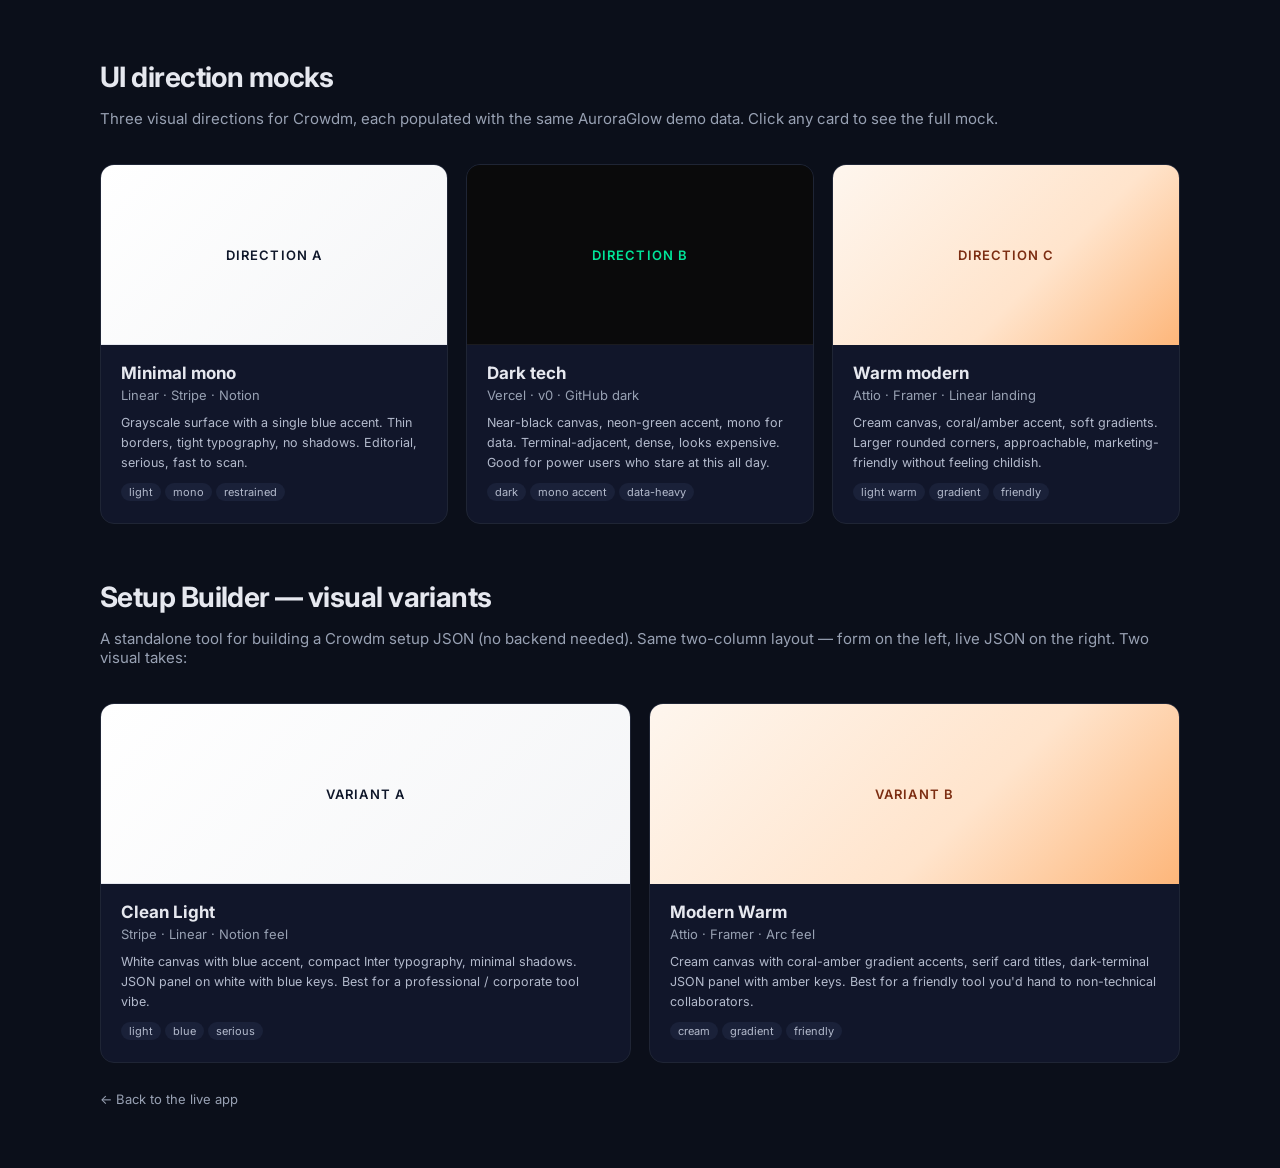
<file: frontend/mocks/index.html>
<!DOCTYPE html>
<html lang="en">
<head>
<meta charset="UTF-8" />
<meta name="viewport" content="width=device-width, initial-scale=1" />
<title>UI direction mocks · Crowdm</title>
<link rel="preconnect" href="https://fonts.googleapis.com" />
<link rel="preconnect" href="https://fonts.gstatic.com" crossorigin />
<link href="https://fonts.googleapis.com/css2?family=Inter:wght@400;500;600;700&display=swap" rel="stylesheet" />
<style>
  * { box-sizing: border-box; }
  body {
    font-family: "Inter", ui-sans-serif, system-ui, -apple-system, sans-serif;
    background: #0b0f1a;
    color: #e6e8ef;
    margin: 0;
    min-height: 100vh;
    padding: 60px 24px;
    display: flex;
    flex-direction: column;
    align-items: center;
  }
  .wrap { max-width: 1080px; width: 100%; }
  h1 { font-size: 28px; margin: 0 0 6px; letter-spacing: -0.02em; }
  .lede { color: #98a1b3; font-size: 15px; margin-bottom: 36px; }
  .grid { display: grid; grid-template-columns: repeat(3, 1fr); gap: 18px; }
  @media (max-width: 880px) { .grid { grid-template-columns: 1fr; } }
  .card {
    border-radius: 14px;
    overflow: hidden;
    border: 1px solid #1f2535;
    background: #11162a;
    transition: transform .15s ease, border-color .15s ease;
    text-decoration: none;
    color: inherit;
    display: block;
  }
  .card:hover { transform: translateY(-3px); border-color: #3b4470; }
  .thumb { height: 180px; display: flex; align-items: center; justify-content: center; font-weight: 600; font-size: 13px; letter-spacing: 0.08em; text-transform: uppercase; }
  .thumb-a { background: linear-gradient(135deg, #ffffff 0%, #f4f5f7 100%); color: #0f172a; border-bottom: 1px solid #e6e8ef; }
  .thumb-b { background: #0a0a0b; color: #00e599; border-bottom: 1px solid #1b1b1f; }
  .thumb-c { background: linear-gradient(135deg, #fef6ee 0%, #ffe4cc 60%, #fdb67a 100%); color: #7c2d12; }
  .body { padding: 18px 20px 22px; }
  .body h3 { margin: 0 0 4px; font-size: 17px; }
  .body .meta { color: #98a1b3; font-size: 13px; margin-bottom: 10px; }
  .body .attrs { font-size: 12.5px; color: #b3bacc; line-height: 1.6; }
  .tag { display: inline-block; font-size: 11px; color: #b3bacc; background: #1a2139; padding: 2px 8px; border-radius: 999px; margin-right: 4px; margin-top: 10px; }
  .backlink { color: #98a1b3; font-size: 13px; text-decoration: none; margin-top: 28px; display: inline-block; }
  .backlink:hover { color: #e6e8ef; }
</style>
</head>
<body>
  <div class="wrap">
    <h1>UI direction mocks</h1>
    <p class="lede">Three visual directions for Crowdm, each populated with the same AuroraGlow demo data. Click any card to see the full mock.</p>

    <div class="grid">
      <a class="card" href="direction-a.html">
        <div class="thumb thumb-a">Direction A</div>
        <div class="body">
          <h3>Minimal mono</h3>
          <div class="meta">Linear · Stripe · Notion</div>
          <div class="attrs">Grayscale surface with a single blue accent. Thin borders, tight typography, no shadows. Editorial, serious, fast to scan.</div>
          <div>
            <span class="tag">light</span><span class="tag">mono</span><span class="tag">restrained</span>
          </div>
        </div>
      </a>

      <a class="card" href="direction-b.html">
        <div class="thumb thumb-b">Direction B</div>
        <div class="body">
          <h3>Dark tech</h3>
          <div class="meta">Vercel · v0 · GitHub dark</div>
          <div class="attrs">Near-black canvas, neon-green accent, mono for data. Terminal-adjacent, dense, looks expensive. Good for power users who stare at this all day.</div>
          <div>
            <span class="tag">dark</span><span class="tag">mono accent</span><span class="tag">data-heavy</span>
          </div>
        </div>
      </a>

      <a class="card" href="direction-c.html">
        <div class="thumb thumb-c">Direction C</div>
        <div class="body">
          <h3>Warm modern</h3>
          <div class="meta">Attio · Framer · Linear landing</div>
          <div class="attrs">Cream canvas, coral/amber accent, soft gradients. Larger rounded corners, approachable, marketing-friendly without feeling childish.</div>
          <div>
            <span class="tag">light warm</span><span class="tag">gradient</span><span class="tag">friendly</span>
          </div>
        </div>
      </a>
    </div>

    <h1 style="margin-top: 56px;">Setup Builder — visual variants</h1>
    <p class="lede">A standalone tool for building a Crowdm setup JSON (no backend needed). Same two-column layout — form on the left, live JSON on the right. Two visual takes:</p>

    <div class="grid" style="grid-template-columns: repeat(2, 1fr);">
      <a class="card" href="builder-light.html">
        <div class="thumb thumb-a">Variant A</div>
        <div class="body">
          <h3>Clean Light</h3>
          <div class="meta">Stripe · Linear · Notion feel</div>
          <div class="attrs">White canvas with blue accent, compact Inter typography, minimal shadows. JSON panel on white with blue keys. Best for a professional / corporate tool vibe.</div>
          <div>
            <span class="tag">light</span><span class="tag">blue</span><span class="tag">serious</span>
          </div>
        </div>
      </a>

      <a class="card" href="builder-warm.html">
        <div class="thumb thumb-c">Variant B</div>
        <div class="body">
          <h3>Modern Warm</h3>
          <div class="meta">Attio · Framer · Arc feel</div>
          <div class="attrs">Cream canvas with coral-amber gradient accents, serif card titles, dark-terminal JSON panel with amber keys. Best for a friendly tool you'd hand to non-technical collaborators.</div>
          <div>
            <span class="tag">cream</span><span class="tag">gradient</span><span class="tag">friendly</span>
          </div>
        </div>
      </a>
    </div>

    <a class="backlink" href="/">← Back to the live app</a>
  </div>
</body>
</html>
</file>
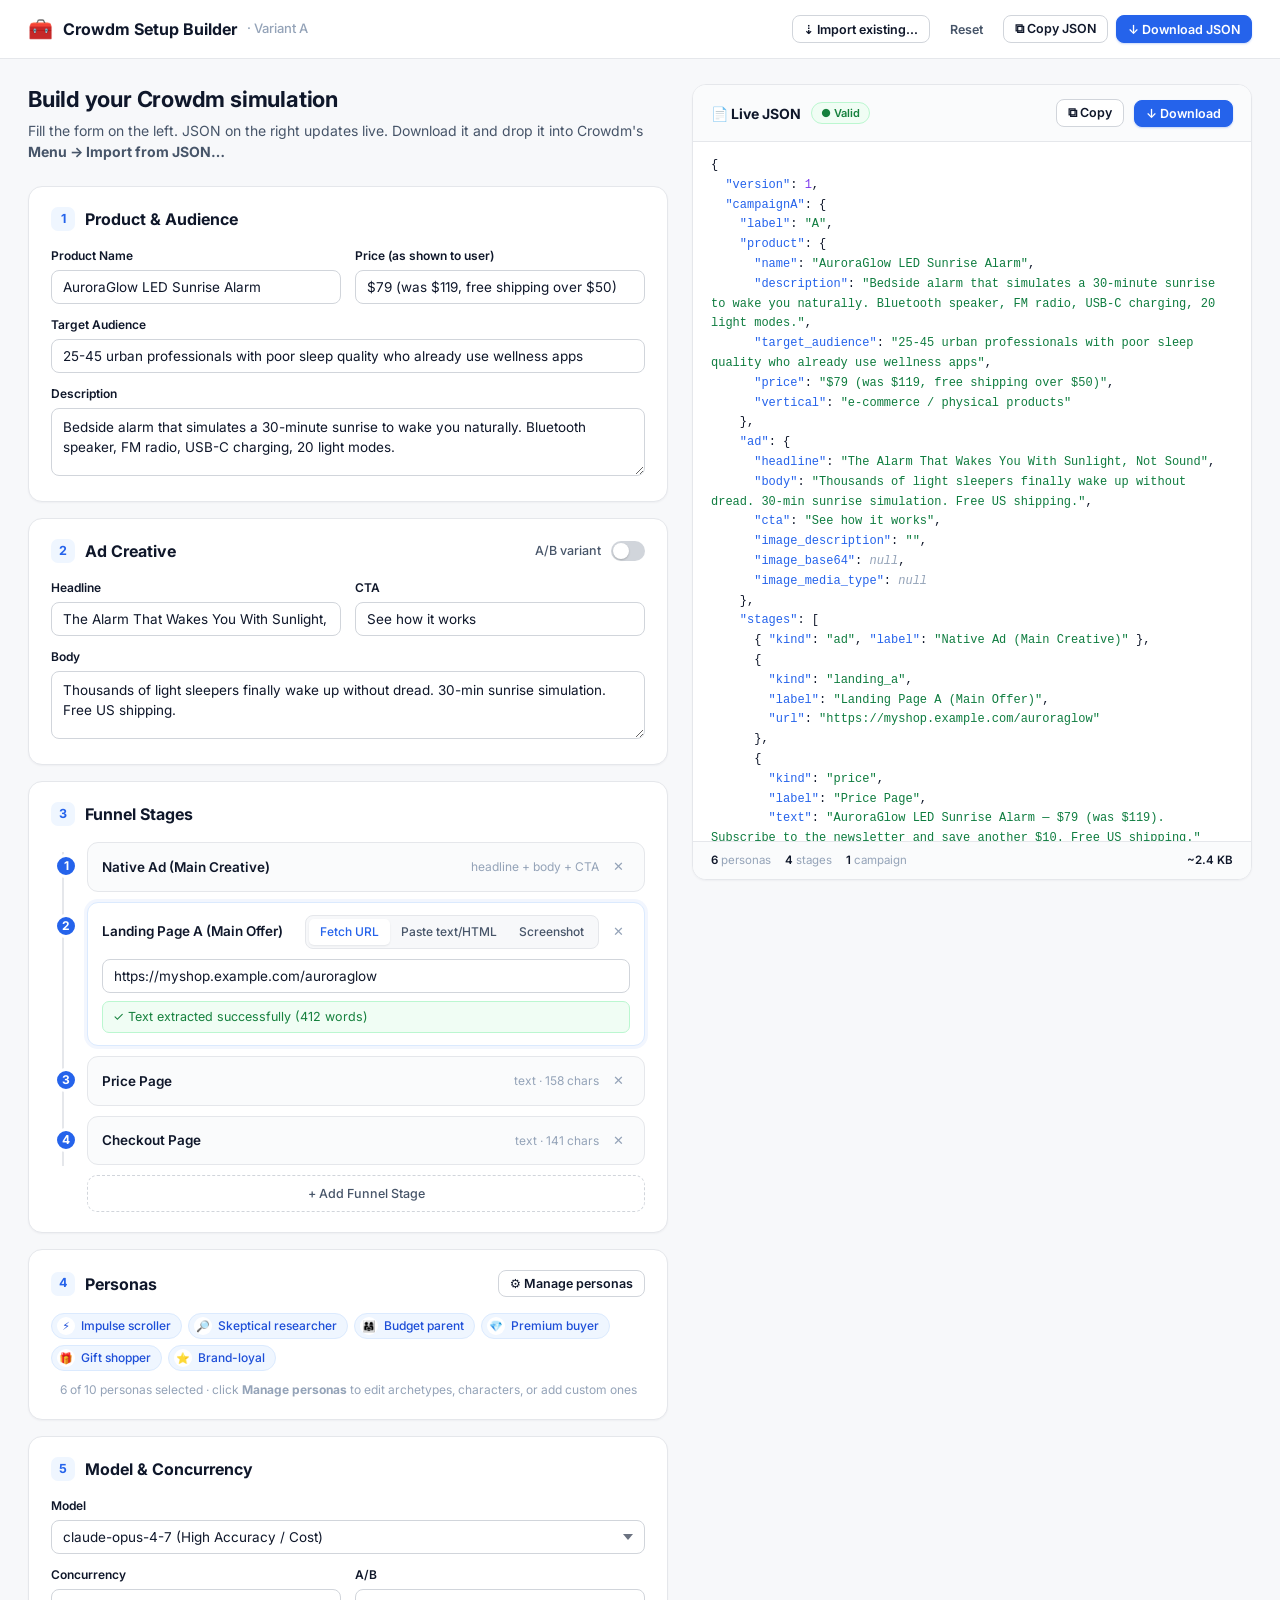
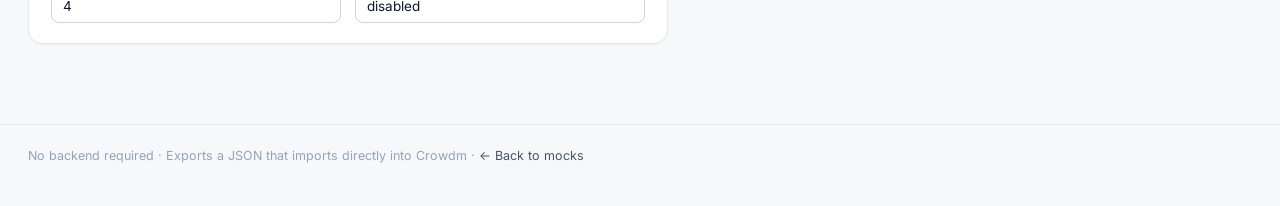
<file: frontend/mocks/builder-light.html>
<!DOCTYPE html>
<html lang="en">
<head>
<meta charset="UTF-8" />
<meta name="viewport" content="width=device-width, initial-scale=1" />
<title>Builder · Variant A — Clean Light</title>
<link rel="preconnect" href="https://fonts.googleapis.com" />
<link rel="preconnect" href="https://fonts.gstatic.com" crossorigin />
<link href="https://fonts.googleapis.com/css2?family=Inter:wght@400;500;600;700&family=JetBrains+Mono:wght@400;500&display=swap" rel="stylesheet" />
<style>
  :root {
    --bg: #f7f8fa;
    --surface: #ffffff;
    --surface-2: #fafbfc;
    --border: #e5e7eb;
    --border-strong: #d1d5db;
    --text: #0f172a;
    --text-soft: #475569;
    --text-mute: #94a3b8;
    --primary: #2563eb;
    --primary-600: #1d4ed8;
    --primary-50: #eff6ff;
    --primary-100: #dbeafe;
    --success: #15803d;
    --success-50: #f0fdf4;
    --purple: #7c3aed;
    --danger: #dc2626;
    --radius: 12px;
    --radius-lg: 14px;
    --shadow: 0 1px 2px rgba(15,23,42,.04);
  }
  * { box-sizing: border-box; }
  body {
    font-family: "Inter", ui-sans-serif, system-ui, sans-serif;
    background: var(--bg);
    color: var(--text);
    margin: 0;
    -webkit-font-smoothing: antialiased;
    font-size: 14px;
    line-height: 1.5;
  }
  .mono { font-family: "JetBrains Mono", ui-monospace, Menlo, monospace; }

  /* Top bar */
  .topbar {
    background: var(--surface);
    border-bottom: 1px solid var(--border);
    position: sticky; top: 0; z-index: 30;
  }
  .topbar-inner {
    max-width: 1400px;
    margin: 0 auto;
    padding: 14px 28px;
    display: flex; align-items: center; gap: 16px;
  }
  .brand { display: flex; align-items: center; gap: 10px; font-weight: 700; font-size: 16px; }
  .brand .logo { font-size: 20px; }
  .brand .sub { color: var(--text-mute); font-weight: 500; font-size: 13px; }
  .top-actions { margin-left: auto; display: flex; gap: 8px; }

  .btn {
    display: inline-flex; align-items: center; gap: 6px;
    padding: 7px 14px;
    font-size: 13px;
    font-weight: 600;
    font-family: inherit;
    border: 1px solid transparent;
    border-radius: 8px;
    cursor: pointer;
    background: var(--surface);
    color: var(--text);
    border-color: var(--border-strong);
    transition: background .12s ease;
  }
  .btn:hover { background: var(--surface-2); }
  .btn-primary {
    background: var(--primary);
    color: white;
    border-color: var(--primary);
    box-shadow: 0 1px 2px rgba(37,99,235,.25);
  }
  .btn-primary:hover { background: var(--primary-600); }
  .btn-ghost { background: transparent; border-color: transparent; color: var(--text-soft); }
  .btn-ghost:hover { color: var(--text); background: var(--bg); }
  .btn-sm { padding: 5px 11px; font-size: 12.5px; }

  /* Layout */
  .wrap {
    max-width: 1400px;
    margin: 0 auto;
    padding: 24px 28px 80px;
    display: grid;
    grid-template-columns: minmax(0, 1fr) minmax(420px, 560px);
    gap: 24px;
    align-items: start;
  }
  @media (max-width: 1120px) { .wrap { grid-template-columns: 1fr; } .json-panel { position: static !important; max-height: 480px !important; } }

  h1 { font-size: 22px; font-weight: 700; letter-spacing: -0.01em; margin: 0 0 4px; }
  .lede { color: var(--text-soft); font-size: 14px; margin: 0 0 24px; }

  /* Cards */
  .card {
    background: var(--surface);
    border: 1px solid var(--border);
    border-radius: var(--radius-lg);
    padding: 20px 22px;
    box-shadow: var(--shadow);
  }
  .card + .card { margin-top: 16px; }
  .card-head { display: flex; align-items: center; gap: 10px; margin-bottom: 16px; }
  .card-head h2 { margin: 0; font-size: 16px; font-weight: 700; }
  .card-head .spacer { flex: 1; }
  .step {
    width: 24px; height: 24px; border-radius: 7px;
    background: var(--primary-50); color: var(--primary);
    font-weight: 700; font-size: 12.5px;
    display: inline-flex; align-items: center; justify-content: center;
  }

  /* Inputs */
  .grid-2 { display: grid; grid-template-columns: 1fr 1fr; gap: 12px 14px; }
  .grid-2 .full { grid-column: 1/-1; }
  .label { display: block; font-size: 12px; font-weight: 600; color: var(--text); margin-bottom: 5px; }
  .input {
    width: 100%;
    background: white;
    border: 1px solid var(--border-strong);
    border-radius: 8px;
    padding: 8px 11px;
    font-size: 13.5px;
    font-family: inherit;
    color: var(--text);
  }
  textarea.input { resize: vertical; min-height: 68px; line-height: 1.5; }
  select.input { appearance: none; background-image: url("data:image/svg+xml,%3Csvg xmlns='http://www.w3.org/2000/svg' width='10' height='6' viewBox='0 0 10 6'%3E%3Cpath fill='%236b7280' d='M5 6 0 0h10z'/%3E%3C/svg%3E"); background-repeat: no-repeat; background-position: right 11px center; padding-right: 30px; }

  /* Switch */
  .switch { position: relative; width: 34px; height: 20px; background: #d1d5db; border-radius: 999px; cursor: pointer; flex-shrink: 0; }
  .switch::after { content:''; position: absolute; top: 2px; left: 2px; width: 16px; height: 16px; background: white; border-radius: 50%; box-shadow: 0 1px 2px rgba(0,0,0,.2); }
  .switch.on { background: var(--primary); }
  .switch.on::after { left: 16px; }
  .switch-row { display: inline-flex; align-items: center; gap: 10px; font-size: 12.5px; color: var(--text-soft); font-weight: 500; }

  /* Tabs (stage input) */
  .tabs { display: inline-flex; background: var(--bg); border: 1px solid var(--border); padding: 3px; border-radius: 8px; }
  .tab { padding: 4px 11px; font-size: 12px; font-weight: 500; color: var(--text-soft); border-radius: 5px; cursor: pointer; }
  .tab.active { background: var(--surface); color: var(--primary); box-shadow: 0 1px 2px rgba(15,23,42,.08); }

  /* Stages (timeline) */
  .timeline { position: relative; padding-left: 36px; }
  .timeline::before { content:''; position: absolute; left: 11px; top: 10px; bottom: 46px; width: 2px; background: var(--border); }
  .stage {
    position: relative;
    border: 1px solid var(--border);
    border-radius: 11px;
    background: var(--surface-2);
    padding: 12px 14px;
    margin-bottom: 10px;
  }
  .stage.expanded { background: white; border-color: var(--primary-100); box-shadow: 0 0 0 3px rgba(37,99,235,0.06); }
  .stage .num {
    position: absolute; left: -34px; top: 11px;
    width: 24px; height: 24px; border-radius: 50%;
    background: var(--primary); color: white;
    font-size: 12px; font-weight: 700;
    display: inline-flex; align-items: center; justify-content: center;
    border: 3px solid var(--surface);
  }
  .stage .head { display: flex; align-items: center; gap: 8px; }
  .stage .title { font-weight: 600; font-size: 13.5px; flex: 1; }
  .stage .meta { color: var(--text-mute); font-size: 12px; }
  .stage .close { color: var(--text-mute); cursor: pointer; font-size: 13px; padding: 2px 6px; border-radius: 5px; }
  .stage .body { margin-top: 10px; display: flex; flex-direction: column; gap: 8px; }
  .extract-banner {
    background: var(--success-50); border: 1px solid #bbf7d0; color: var(--success);
    border-radius: 7px; padding: 6px 10px; font-size: 12.5px; display: flex; align-items: center; gap: 6px;
  }
  .add-stage {
    width: 100%; padding: 10px;
    border: 1.5px dashed var(--border-strong);
    border-radius: 10px;
    background: transparent; color: var(--text-soft);
    font-family: inherit; font-size: 12.5px; font-weight: 500;
    cursor: pointer;
  }

  /* Personas compact */
  .persona-chips { display: flex; gap: 6px; flex-wrap: wrap; margin-top: 8px; }
  .pchip {
    display: inline-flex; align-items: center; gap: 6px;
    padding: 3px 10px 3px 5px;
    background: var(--primary-50);
    border: 1px solid var(--primary-100);
    color: var(--primary-600);
    border-radius: 999px;
    font-size: 12px;
    font-weight: 500;
  }
  .pchip .ci { width: 18px; height: 18px; border-radius: 50%; background: white; display: inline-flex; align-items: center; justify-content: center; font-size: 11px; }
  .persona-footer { color: var(--text-mute); font-size: 12px; margin-top: 10px; text-align: center; }

  /* JSON panel (right) */
  .json-panel {
    position: sticky;
    top: 84px;
    max-height: calc(100vh - 104px);
    background: var(--surface);
    border: 1px solid var(--border);
    border-radius: var(--radius-lg);
    box-shadow: var(--shadow);
    display: flex;
    flex-direction: column;
    overflow: hidden;
  }
  .json-head {
    display: flex; align-items: center; gap: 10px;
    padding: 14px 18px;
    border-bottom: 1px solid var(--border);
    background: var(--surface-2);
  }
  .json-head h3 { margin: 0; font-size: 14px; font-weight: 700; display: flex; align-items: center; gap: 6px; }
  .json-head .valid-pill {
    display: inline-flex; align-items: center; gap: 4px;
    color: var(--success);
    background: var(--success-50);
    border: 1px solid #bbf7d0;
    border-radius: 999px;
    font-size: 11px; font-weight: 600;
    padding: 2px 9px;
  }
  .json-head .spacer { flex: 1; }
  .json-body {
    padding: 14px 18px;
    overflow: auto;
    flex: 1;
    font-family: "JetBrains Mono", ui-monospace, Menlo, monospace;
    font-size: 12px;
    line-height: 1.65;
    color: var(--text);
  }
  .json-body pre { margin: 0; white-space: pre-wrap; word-break: break-word; }
  .k { color: var(--primary); }
  .s { color: #0e7c3f; }
  .n { color: var(--purple); }
  .b { color: var(--primary-600); font-weight: 500; }
  .x { color: var(--text-mute); font-style: italic; }
  .json-foot {
    padding: 10px 18px;
    border-top: 1px solid var(--border);
    background: var(--surface-2);
    font-size: 11.5px;
    color: var(--text-mute);
    display: flex; gap: 14px;
  }
  .json-foot span b { color: var(--text); font-weight: 600; }

  .footer { max-width: 1400px; margin: 0 auto; padding: 22px 28px 40px; color: var(--text-mute); font-size: 12.5px; border-top: 1px solid var(--border); }
  .footer a { color: var(--text-soft); text-decoration: none; }
  .footer a:hover { color: var(--primary); }
</style>
</head>
<body>

<header class="topbar">
  <div class="topbar-inner">
    <div class="brand">
      <span class="logo">🧰</span>
      <span>Crowdm Setup Builder</span>
      <span class="sub">· Variant A</span>
    </div>
    <div class="top-actions">
      <button class="btn btn-sm">⇣ Import existing…</button>
      <button class="btn btn-sm btn-ghost">Reset</button>
      <button class="btn btn-sm">⧉ Copy JSON</button>
      <button class="btn btn-sm btn-primary">↓ Download JSON</button>
    </div>
  </div>
</header>

<main class="wrap">

  <div>
    <h1>Build your Crowdm simulation</h1>
    <p class="lede">Fill the form on the left. JSON on the right updates live. Download it and drop it into Crowdm's <b>Menu → Import from JSON…</b></p>

    <!-- 1. Product -->
    <section class="card">
      <div class="card-head"><span class="step">1</span><h2>Product &amp; Audience</h2></div>
      <div class="grid-2">
        <div>
          <label class="label">Product Name</label>
          <input class="input" value="AuroraGlow LED Sunrise Alarm" />
        </div>
        <div>
          <label class="label">Price (as shown to user)</label>
          <input class="input" value="$79 (was $119, free shipping over $50)" />
        </div>
        <div class="full">
          <label class="label">Target Audience</label>
          <input class="input" value="25-45 urban professionals with poor sleep quality who already use wellness apps" />
        </div>
        <div class="full">
          <label class="label">Description</label>
          <textarea class="input">Bedside alarm that simulates a 30-minute sunrise to wake you naturally. Bluetooth speaker, FM radio, USB-C charging, 20 light modes.</textarea>
        </div>
      </div>
    </section>

    <!-- 2. Ad creative -->
    <section class="card">
      <div class="card-head">
        <span class="step">2</span><h2>Ad Creative</h2>
        <div class="spacer"></div>
        <div class="switch-row"><span>A/B variant</span><div class="switch"></div></div>
      </div>
      <div class="grid-2">
        <div>
          <label class="label">Headline</label>
          <input class="input" value="The Alarm That Wakes You With Sunlight, Not Sound" />
        </div>
        <div>
          <label class="label">CTA</label>
          <input class="input" value="See how it works" />
        </div>
        <div class="full">
          <label class="label">Body</label>
          <textarea class="input">Thousands of light sleepers finally wake up without dread. 30-min sunrise simulation. Free US shipping.</textarea>
        </div>
      </div>
    </section>

    <!-- 3. Stages -->
    <section class="card">
      <div class="card-head"><span class="step">3</span><h2>Funnel Stages</h2></div>
      <div class="timeline">
        <div class="stage">
          <span class="num">1</span>
          <div class="head"><div class="title">Native Ad (Main Creative)</div><span class="meta">headline + body + CTA</span><span class="close">✕</span></div>
        </div>

        <div class="stage expanded">
          <span class="num">2</span>
          <div class="head">
            <div class="title">Landing Page A (Main Offer)</div>
            <div class="tabs"><span class="tab active">Fetch URL</span><span class="tab">Paste text/HTML</span><span class="tab">Screenshot</span></div>
            <span class="close">✕</span>
          </div>
          <div class="body">
            <input class="input mono" value="https://myshop.example.com/auroraglow" />
            <div class="extract-banner">✓ Text extracted successfully (412 words)</div>
          </div>
        </div>

        <div class="stage">
          <span class="num">3</span>
          <div class="head"><div class="title">Price Page</div><span class="meta">text · 158 chars</span><span class="close">✕</span></div>
        </div>

        <div class="stage">
          <span class="num">4</span>
          <div class="head"><div class="title">Checkout Page</div><span class="meta">text · 141 chars</span><span class="close">✕</span></div>
        </div>

        <button class="add-stage">+ Add Funnel Stage</button>
      </div>
    </section>

    <!-- 4. Personas -->
    <section class="card">
      <div class="card-head">
        <span class="step">4</span><h2>Personas</h2>
        <div class="spacer"></div>
        <button class="btn btn-sm">⚙ Manage personas</button>
      </div>
      <div class="persona-chips">
        <span class="pchip"><span class="ci">⚡</span>Impulse scroller</span>
        <span class="pchip"><span class="ci">🔎</span>Skeptical researcher</span>
        <span class="pchip"><span class="ci">👨‍👩‍👧</span>Budget parent</span>
        <span class="pchip"><span class="ci">💎</span>Premium buyer</span>
        <span class="pchip"><span class="ci">🎁</span>Gift shopper</span>
        <span class="pchip"><span class="ci">⭐</span>Brand-loyal</span>
      </div>
      <div class="persona-footer">6 of 10 personas selected · click <b>Manage personas</b> to edit archetypes, characters, or add custom ones</div>
    </section>

    <!-- 5. Config -->
    <section class="card">
      <div class="card-head"><span class="step">5</span><h2>Model &amp; Concurrency</h2></div>
      <div class="grid-2">
        <div class="full">
          <label class="label">Model</label>
          <select class="input">
            <option>claude-opus-4-7 (High Accuracy / Cost)</option>
            <option>claude-sonnet-4-6 (Balanced)</option>
            <option>claude-haiku-4-5 (Fast / Low Cost)</option>
            <option>ollama:llama3.3</option>
            <option>ollama: custom model…</option>
          </select>
        </div>
        <div>
          <label class="label">Concurrency</label>
          <input class="input" value="4" />
        </div>
        <div>
          <label class="label">A/B</label>
          <input class="input" value="disabled" disabled />
        </div>
      </div>
    </section>

  </div>

  <!-- RIGHT: JSON PANEL -->
  <aside class="json-panel">
    <div class="json-head">
      <h3>📄 Live JSON</h3>
      <span class="valid-pill">● Valid</span>
      <div class="spacer"></div>
      <button class="btn btn-sm">⧉ Copy</button>
      <button class="btn btn-sm btn-primary">↓ Download</button>
    </div>
    <div class="json-body">
<pre>{
  <span class="k">"version"</span>: <span class="n">1</span>,
  <span class="k">"campaignA"</span>: {
    <span class="k">"label"</span>: <span class="s">"A"</span>,
    <span class="k">"product"</span>: {
      <span class="k">"name"</span>: <span class="s">"AuroraGlow LED Sunrise Alarm"</span>,
      <span class="k">"description"</span>: <span class="s">"Bedside alarm that simulates a 30-minute sunrise to wake you naturally. Bluetooth speaker, FM radio, USB-C charging, 20 light modes."</span>,
      <span class="k">"target_audience"</span>: <span class="s">"25-45 urban professionals with poor sleep quality who already use wellness apps"</span>,
      <span class="k">"price"</span>: <span class="s">"$79 (was $119, free shipping over $50)"</span>,
      <span class="k">"vertical"</span>: <span class="s">"e-commerce / physical products"</span>
    },
    <span class="k">"ad"</span>: {
      <span class="k">"headline"</span>: <span class="s">"The Alarm That Wakes You With Sunlight, Not Sound"</span>,
      <span class="k">"body"</span>: <span class="s">"Thousands of light sleepers finally wake up without dread. 30-min sunrise simulation. Free US shipping."</span>,
      <span class="k">"cta"</span>: <span class="s">"See how it works"</span>,
      <span class="k">"image_description"</span>: <span class="s">""</span>,
      <span class="k">"image_base64"</span>: <span class="x">null</span>,
      <span class="k">"image_media_type"</span>: <span class="x">null</span>
    },
    <span class="k">"stages"</span>: [
      { <span class="k">"kind"</span>: <span class="s">"ad"</span>, <span class="k">"label"</span>: <span class="s">"Native Ad (Main Creative)"</span> },
      {
        <span class="k">"kind"</span>: <span class="s">"landing_a"</span>,
        <span class="k">"label"</span>: <span class="s">"Landing Page A (Main Offer)"</span>,
        <span class="k">"url"</span>: <span class="s">"https://myshop.example.com/auroraglow"</span>
      },
      {
        <span class="k">"kind"</span>: <span class="s">"price"</span>,
        <span class="k">"label"</span>: <span class="s">"Price Page"</span>,
        <span class="k">"text"</span>: <span class="s">"AuroraGlow LED Sunrise Alarm — $79 (was $119). Subscribe to the newsletter and save another $10. Free US shipping."</span>
      },
      {
        <span class="k">"kind"</span>: <span class="s">"checkout"</span>,
        <span class="k">"label"</span>: <span class="s">"Checkout Page"</span>,
        <span class="k">"text"</span>: <span class="s">"Cart: AuroraGlow x 1 — $79. Shipping: Free. Guest checkout available. Apple Pay / Google Pay / PayPal."</span>
      }
    ]
  },
  <span class="k">"campaignB"</span>: <span class="x">null</span>,
  <span class="k">"abEnabled"</span>: <span class="b">false</span>,
  <span class="k">"selectedModel"</span>: <span class="s">"claude-opus-4-7"</span>,
  <span class="k">"customOllamaModel"</span>: <span class="s">""</span>,
  <span class="k">"concurrency"</span>: <span class="n">4</span>,
  <span class="k">"personas"</span>: [
    {
      <span class="k">"id"</span>: <span class="s">"impulse_scroller"</span>,
      <span class="k">"name"</span>: <span class="s">"Maya, 28"</span>,
      <span class="k">"archetype"</span>: <span class="s">"Impulse scroller"</span>,
      <span class="k">"icon"</span>: <span class="s">"⚡"</span>,
      <span class="k">"character_sheet"</span>: <span class="s">"Urban renter, phone-first, $40-120 per impulse purchase. Trust triggers: clean photography, real reviews, fast shipping."</span>,
      <span class="k">"selected"</span>: <span class="b">true</span>
    },
    { <span class="k">"id"</span>: <span class="s">"skeptical_researcher"</span>, <span class="k">"name"</span>: <span class="s">"Dr. Priya, 51"</span>, <span class="k">"icon"</span>: <span class="s">"🔎"</span>, <span class="k">"selected"</span>: <span class="b">true</span> },
    { <span class="k">"id"</span>: <span class="s">"budget_parent"</span>, <span class="k">"name"</span>: <span class="s">"Alicia, 39"</span>, <span class="k">"icon"</span>: <span class="s">"👨‍👩‍👧"</span>, <span class="k">"selected"</span>: <span class="b">true</span> },
    { <span class="k">"id"</span>: <span class="s">"premium_buyer"</span>, <span class="k">"name"</span>: <span class="s">"Marcus, 55"</span>, <span class="k">"icon"</span>: <span class="s">"💎"</span>, <span class="k">"selected"</span>: <span class="b">true</span> },
    { <span class="k">"id"</span>: <span class="s">"gift_shopper"</span>, <span class="k">"name"</span>: <span class="s">"Tom, 36"</span>, <span class="k">"icon"</span>: <span class="s">"🎁"</span>, <span class="k">"selected"</span>: <span class="b">true</span> },
    { <span class="k">"id"</span>: <span class="s">"brand_loyal"</span>, <span class="k">"name"</span>: <span class="s">"Sandra, 47"</span>, <span class="k">"icon"</span>: <span class="s">"⭐"</span>, <span class="k">"selected"</span>: <span class="b">true</span> }
  ]
}</pre>
    </div>
    <div class="json-foot">
      <span><b>6</b> personas</span>
      <span><b>4</b> stages</span>
      <span><b>1</b> campaign</span>
      <span style="margin-left:auto;"><b>~2.4 KB</b></span>
    </div>
  </aside>

</main>

<footer class="footer">
  No backend required · Exports a JSON that imports directly into Crowdm · <a href="index.html">← Back to mocks</a>
</footer>

</body>
</html>
</file>
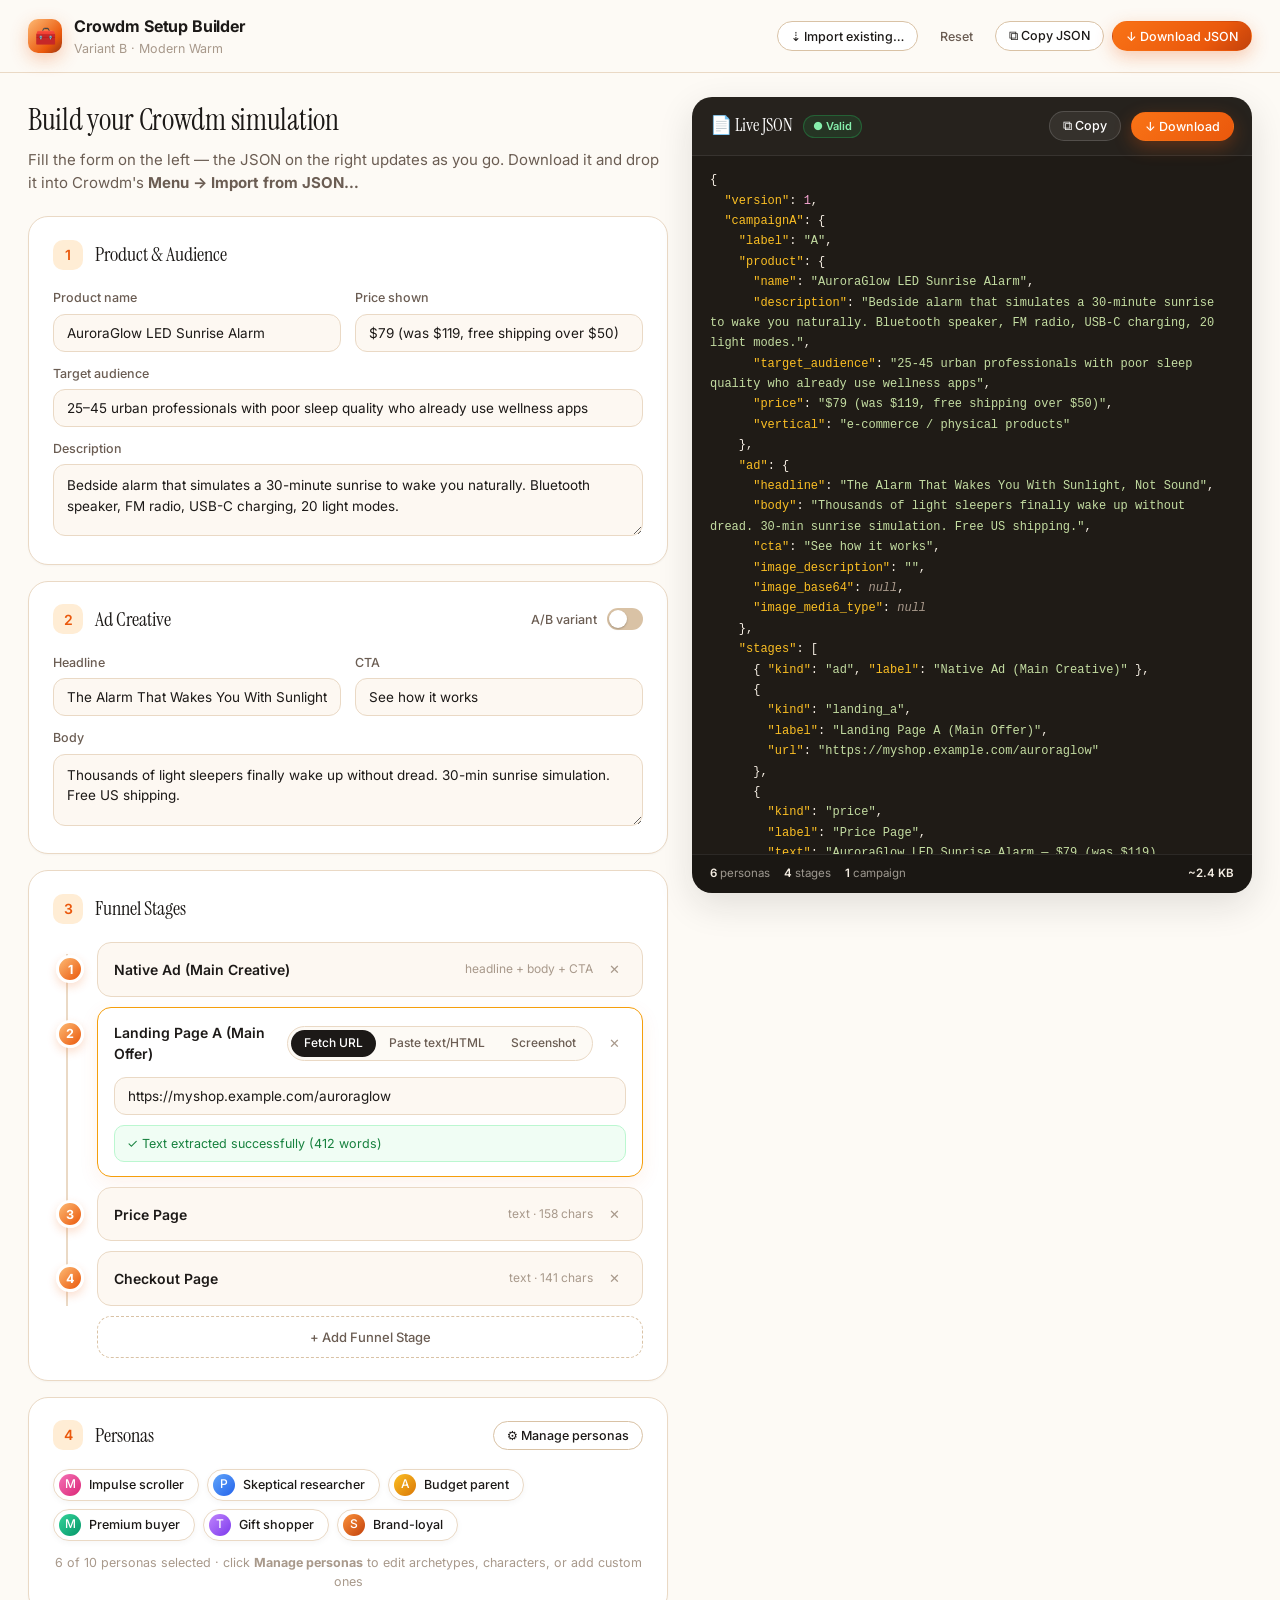
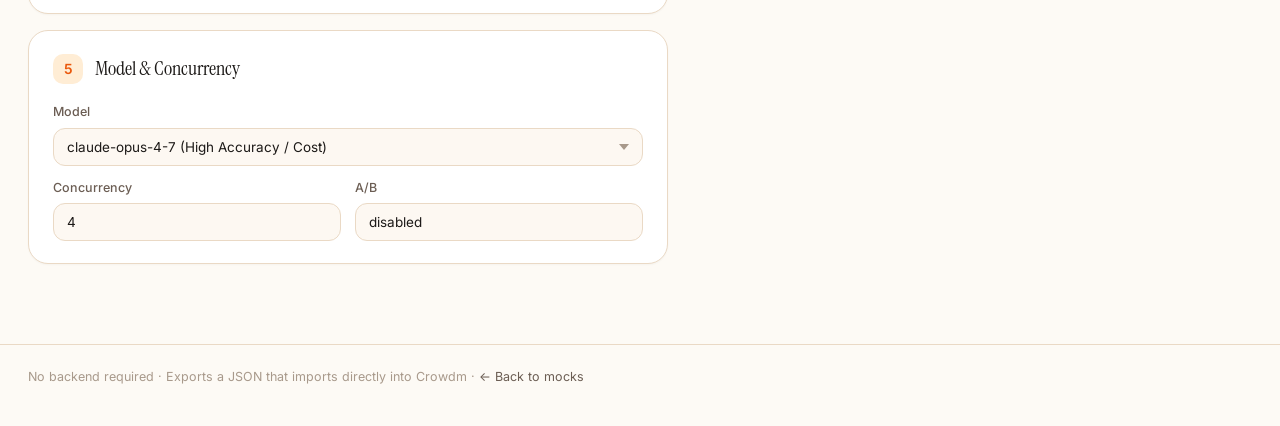
<file: frontend/mocks/builder-warm.html>
<!DOCTYPE html>
<html lang="en">
<head>
<meta charset="UTF-8" />
<meta name="viewport" content="width=device-width, initial-scale=1" />
<title>Builder · Variant B — Modern Warm</title>
<link rel="preconnect" href="https://fonts.googleapis.com" />
<link rel="preconnect" href="https://fonts.gstatic.com" crossorigin />
<link href="https://fonts.googleapis.com/css2?family=Inter:wght@400;500;600;700&family=Instrument+Serif:wght@400&family=JetBrains+Mono:wght@400;500&display=swap" rel="stylesheet" />
<style>
  :root {
    --bg: #fdfaf5;
    --bg-soft: #f7f0e6;
    --surface: #ffffff;
    --surface-2: #fdf8f2;
    --border: #ead9c5;
    --border-strong: #d9c2a5;
    --text: #1c1917;
    --text-soft: #6b5d53;
    --text-mute: #a8998b;
    --accent: #ea580c;
    --accent-2: #f59e0b;
    --accent-50: #fff7ed;
    --accent-100: #ffedd5;
    --accent-600: #c2410c;
    --success: #15803d;
    --success-50: #f0fdf4;
    --json-bg: #1f1b16;
    --json-text: #f5eee3;
    --json-key: #fbbf24;
    --json-str: #c4dda2;
    --json-num: #f9a8d4;
    --json-bool: #93c5fd;
    --json-null: #a8998b;
    --radius: 14px;
    --radius-lg: 20px;
  }
  * { box-sizing: border-box; }
  body {
    font-family: "Inter", ui-sans-serif, system-ui, sans-serif;
    background: var(--bg);
    color: var(--text);
    margin: 0;
    -webkit-font-smoothing: antialiased;
    font-size: 14px;
    line-height: 1.55;
  }
  .serif { font-family: "Instrument Serif", "Iowan Old Style", Georgia, serif; font-weight: 400; letter-spacing: -0.01em; }
  .mono { font-family: "JetBrains Mono", ui-monospace, Menlo, monospace; }

  .topbar {
    background: rgba(253, 250, 245, 0.88);
    backdrop-filter: blur(12px);
    -webkit-backdrop-filter: blur(12px);
    border-bottom: 1px solid var(--border);
    position: sticky; top: 0; z-index: 30;
  }
  .topbar-inner { max-width: 1400px; margin: 0 auto; padding: 14px 28px; display: flex; align-items: center; gap: 16px; }
  .brand { display: flex; align-items: center; gap: 12px; }
  .brand .logo {
    width: 34px; height: 34px; border-radius: 10px;
    background: linear-gradient(135deg, #fdba74, #ea580c 70%, #9a3412);
    display: inline-flex; align-items: center; justify-content: center;
    color: white; font-size: 17px;
    box-shadow: 0 6px 18px rgba(234, 88, 12, 0.3);
  }
  .brand .name { font-weight: 700; font-size: 16px; letter-spacing: -0.01em; }
  .brand .sub { color: var(--text-mute); font-size: 12.5px; }
  .top-actions { margin-left: auto; display: flex; gap: 8px; }

  .btn {
    display: inline-flex; align-items: center; gap: 6px;
    padding: 8px 15px;
    font-size: 13px;
    font-weight: 500;
    font-family: inherit;
    border: 1px solid var(--border-strong);
    border-radius: 999px;
    background: var(--surface);
    color: var(--text);
    cursor: pointer;
    transition: background .12s ease, border-color .12s ease;
  }
  .btn:hover { background: var(--surface-2); border-color: var(--accent-2); }
  .btn-primary {
    background: linear-gradient(135deg, #f97316, #ea580c 70%, #c2410c);
    color: white;
    border: 1px solid transparent;
    box-shadow: 0 6px 18px rgba(234,88,12,0.3);
  }
  .btn-primary:hover { filter: brightness(1.06); }
  .btn-ghost { background: transparent; border-color: transparent; color: var(--text-soft); }
  .btn-ghost:hover { background: var(--surface-2); color: var(--text); }
  .btn-sm { padding: 6px 13px; font-size: 12.5px; }

  .wrap {
    max-width: 1400px;
    margin: 0 auto;
    padding: 24px 28px 80px;
    display: grid;
    grid-template-columns: minmax(0, 1fr) minmax(420px, 560px);
    gap: 24px;
    align-items: start;
  }
  @media (max-width: 1120px) { .wrap { grid-template-columns: 1fr; } .json-panel { position: static !important; max-height: 520px !important; } }

  h1 { font-size: 30px; margin: 0 0 4px; letter-spacing: -0.01em; }
  .lede { color: var(--text-soft); font-size: 15px; margin: 0 0 22px; }

  .card {
    background: var(--surface);
    border: 1px solid var(--border);
    border-radius: var(--radius-lg);
    padding: 22px 24px;
    box-shadow: 0 1px 2px rgba(28, 25, 23, .03);
  }
  .card + .card { margin-top: 16px; }
  .card-head { display: flex; align-items: center; gap: 12px; margin-bottom: 18px; }
  .card-head h2 { margin: 0; font-size: 20px; font-weight: 400; font-family: "Instrument Serif", serif; }
  .card-head .spacer { flex: 1; }
  .step {
    width: 30px; height: 30px; border-radius: 10px;
    background: var(--accent-100); color: var(--accent);
    font-weight: 600; font-size: 14px;
    display: inline-flex; align-items: center; justify-content: center;
    flex-shrink: 0;
  }

  .grid-2 { display: grid; grid-template-columns: 1fr 1fr; gap: 12px 14px; }
  .grid-2 .full { grid-column: 1/-1; }
  .label { display: block; font-size: 12.5px; font-weight: 500; color: var(--text-soft); margin-bottom: 6px; }
  .input {
    width: 100%;
    background: var(--surface-2);
    border: 1px solid var(--border);
    border-radius: 12px;
    padding: 10px 13px;
    font-size: 13.5px;
    font-family: inherit;
    color: var(--text);
  }
  .input:focus { outline: none; background: white; border-color: var(--accent); box-shadow: 0 0 0 4px var(--accent-100); }
  textarea.input { resize: vertical; min-height: 72px; line-height: 1.5; }
  select.input { appearance: none; background-image: url("data:image/svg+xml,%3Csvg xmlns='http://www.w3.org/2000/svg' width='10' height='6' viewBox='0 0 10 6'%3E%3Cpath fill='%23a8998b' d='M5 6 0 0h10z'/%3E%3C/svg%3E"); background-repeat: no-repeat; background-position: right 13px center; padding-right: 32px; }

  .switch { position: relative; width: 36px; height: 22px; background: #d9c2a5; border-radius: 999px; cursor: pointer; flex-shrink: 0; }
  .switch::after { content:''; position: absolute; top: 2px; left: 2px; width: 18px; height: 18px; background: white; border-radius: 50%; box-shadow: 0 1px 2px rgba(0,0,0,.25); }
  .switch.on { background: var(--accent); }
  .switch.on::after { left: 16px; }
  .switch-row { display: inline-flex; align-items: center; gap: 10px; font-size: 12.5px; color: var(--text-soft); font-weight: 500; }

  .tabs { display: inline-flex; background: var(--bg); border: 1px solid var(--border); padding: 3px; border-radius: 999px; }
  .tab { padding: 4px 13px; font-size: 12px; font-weight: 500; color: var(--text-soft); border-radius: 999px; cursor: pointer; }
  .tab.active { background: var(--text); color: white; }

  .timeline { position: relative; padding-left: 44px; }
  .timeline::before { content:''; position: absolute; left: 13px; top: 12px; bottom: 52px; width: 2px; background: var(--border); }
  .stage {
    position: relative;
    border: 1px solid var(--border);
    border-radius: 14px;
    background: var(--surface-2);
    padding: 14px 16px;
    margin-bottom: 10px;
  }
  .stage.expanded {
    background: white;
    border-color: var(--accent-2);
    box-shadow: 0 6px 20px rgba(234, 88, 12, 0.08);
  }
  .stage .num {
    position: absolute; left: -42px; top: 12px;
    width: 28px; height: 28px; border-radius: 50%;
    background: linear-gradient(135deg, #fdba74, #ea580c);
    color: white;
    font-size: 12.5px; font-weight: 700;
    display: inline-flex; align-items: center; justify-content: center;
    border: 3px solid var(--surface);
    box-shadow: 0 4px 10px rgba(234,88,12,0.2);
  }
  .stage .head { display: flex; align-items: center; gap: 10px; }
  .stage .title { font-weight: 600; font-size: 14px; flex: 1; }
  .stage .meta { color: var(--text-mute); font-size: 12px; }
  .stage .close { color: var(--text-mute); cursor: pointer; font-size: 13px; padding: 2px 6px; border-radius: 5px; }
  .stage .body { margin-top: 12px; display: flex; flex-direction: column; gap: 10px; }
  .extract-banner {
    background: var(--success-50); border: 1px solid #bbf7d0; color: var(--success);
    border-radius: 10px; padding: 8px 12px; font-size: 12.5px; display: flex; align-items: center; gap: 6px;
  }
  .add-stage {
    width: 100%; padding: 12px;
    border: 1.5px dashed var(--border-strong);
    border-radius: 14px;
    background: transparent; color: var(--text-soft);
    font-family: inherit; font-size: 13px; font-weight: 500;
    cursor: pointer;
  }
  .add-stage:hover { border-color: var(--accent); color: var(--accent); background: var(--accent-50); }

  .persona-chips { display: flex; gap: 8px; flex-wrap: wrap; margin-top: 8px; }
  .pchip {
    display: inline-flex; align-items: center; gap: 8px;
    padding: 4px 14px 4px 5px;
    background: white;
    border: 1px solid var(--border);
    color: var(--text);
    border-radius: 999px;
    font-size: 12.5px;
    font-weight: 500;
    box-shadow: 0 2px 6px rgba(28,25,23,0.04);
  }
  .pchip .avatar {
    width: 22px; height: 22px; border-radius: 50%;
    display: inline-flex; align-items: center; justify-content: center;
    color: white; font-size: 12px;
  }
  .avatar.a1 { background: linear-gradient(135deg, #f472b6, #db2777); }
  .avatar.a2 { background: linear-gradient(135deg, #60a5fa, #2563eb); }
  .avatar.a3 { background: linear-gradient(135deg, #fbbf24, #d97706); }
  .avatar.a4 { background: linear-gradient(135deg, #34d399, #059669); }
  .avatar.a5 { background: linear-gradient(135deg, #c084fc, #7c3aed); }
  .avatar.a6 { background: linear-gradient(135deg, #fb923c, #c2410c); }
  .persona-footer { color: var(--text-mute); font-size: 12.5px; margin-top: 12px; text-align: center; }

  .json-panel {
    position: sticky;
    top: 84px;
    max-height: calc(100vh - 104px);
    background: var(--json-bg);
    border-radius: var(--radius-lg);
    box-shadow: 0 12px 36px rgba(28,25,23,0.12);
    display: flex;
    flex-direction: column;
    overflow: hidden;
    color: var(--json-text);
  }
  .json-head {
    display: flex; align-items: center; gap: 10px;
    padding: 14px 18px;
    border-bottom: 1px solid rgba(255,255,255,0.08);
    background: rgba(255,255,255,0.03);
  }
  .json-head h3 { margin: 0; font-size: 14px; font-weight: 600; display: flex; align-items: center; gap: 6px; color: white; font-family: "Instrument Serif", serif; font-weight: 400; font-size: 18px; }
  .json-head .valid-pill {
    display: inline-flex; align-items: center; gap: 4px;
    color: #86efac;
    background: rgba(34,197,94,0.12);
    border: 1px solid rgba(34,197,94,0.3);
    border-radius: 999px;
    font-size: 11px; font-weight: 600;
    padding: 2px 9px;
  }
  .json-head .spacer { flex: 1; }
  .json-head .btn { background: rgba(255,255,255,0.07); border-color: rgba(255,255,255,0.15); color: white; }
  .json-head .btn:hover { background: rgba(255,255,255,0.12); border-color: rgba(255,255,255,0.25); }
  .json-head .btn-primary { background: linear-gradient(135deg, #f97316, #ea580c); border-color: transparent; }
  .json-body {
    padding: 14px 18px;
    overflow: auto;
    flex: 1;
    font-family: "JetBrains Mono", ui-monospace, Menlo, monospace;
    font-size: 12px;
    line-height: 1.7;
    color: var(--json-text);
  }
  .json-body pre { margin: 0; white-space: pre-wrap; word-break: break-word; }
  .k { color: var(--json-key); }
  .s { color: var(--json-str); }
  .n { color: var(--json-num); }
  .b { color: var(--json-bool); font-weight: 500; }
  .x { color: var(--json-null); font-style: italic; }
  .json-foot {
    padding: 10px 18px;
    border-top: 1px solid rgba(255,255,255,0.08);
    background: rgba(0,0,0,0.15);
    font-size: 11.5px;
    color: rgba(245,238,227,0.6);
    display: flex; gap: 14px;
  }
  .json-foot span b { color: var(--json-text); font-weight: 600; }

  .footer { max-width: 1400px; margin: 0 auto; padding: 22px 28px 40px; color: var(--text-mute); font-size: 12.5px; border-top: 1px solid var(--border); }
  .footer a { color: var(--text-soft); text-decoration: none; }
  .footer a:hover { color: var(--accent); }
</style>
</head>
<body>
<header class="topbar">
  <div class="topbar-inner">
    <div class="brand">
      <span class="logo">🧰</span>
      <div>
        <div class="name">Crowdm Setup Builder</div>
        <div class="sub">Variant B · Modern Warm</div>
      </div>
    </div>
    <div class="top-actions">
      <button class="btn btn-sm">⇣ Import existing…</button>
      <button class="btn btn-sm btn-ghost">Reset</button>
      <button class="btn btn-sm">⧉ Copy JSON</button>
      <button class="btn btn-sm btn-primary">↓ Download JSON</button>
    </div>
  </div>
</header>

<main class="wrap">

  <div>
    <h1 class="serif">Build your Crowdm simulation</h1>
    <p class="lede">Fill the form on the left — the JSON on the right updates as you go. Download it and drop it into Crowdm's <b>Menu → Import from JSON…</b></p>

    <!-- 1. Product -->
    <section class="card">
      <div class="card-head"><span class="step">1</span><h2>Product &amp; Audience</h2></div>
      <div class="grid-2">
        <div>
          <label class="label">Product name</label>
          <input class="input" value="AuroraGlow LED Sunrise Alarm" />
        </div>
        <div>
          <label class="label">Price shown</label>
          <input class="input" value="$79 (was $119, free shipping over $50)" />
        </div>
        <div class="full">
          <label class="label">Target audience</label>
          <input class="input" value="25–45 urban professionals with poor sleep quality who already use wellness apps" />
        </div>
        <div class="full">
          <label class="label">Description</label>
          <textarea class="input">Bedside alarm that simulates a 30-minute sunrise to wake you naturally. Bluetooth speaker, FM radio, USB-C charging, 20 light modes.</textarea>
        </div>
      </div>
    </section>

    <!-- 2. Ad creative -->
    <section class="card">
      <div class="card-head">
        <span class="step">2</span><h2>Ad Creative</h2>
        <div class="spacer"></div>
        <div class="switch-row"><span>A/B variant</span><div class="switch"></div></div>
      </div>
      <div class="grid-2">
        <div>
          <label class="label">Headline</label>
          <input class="input" value="The Alarm That Wakes You With Sunlight, Not Sound" />
        </div>
        <div>
          <label class="label">CTA</label>
          <input class="input" value="See how it works" />
        </div>
        <div class="full">
          <label class="label">Body</label>
          <textarea class="input">Thousands of light sleepers finally wake up without dread. 30-min sunrise simulation. Free US shipping.</textarea>
        </div>
      </div>
    </section>

    <!-- 3. Stages -->
    <section class="card">
      <div class="card-head"><span class="step">3</span><h2>Funnel Stages</h2></div>
      <div class="timeline">
        <div class="stage">
          <span class="num">1</span>
          <div class="head"><div class="title">Native Ad (Main Creative)</div><span class="meta">headline + body + CTA</span><span class="close">✕</span></div>
        </div>

        <div class="stage expanded">
          <span class="num">2</span>
          <div class="head">
            <div class="title">Landing Page A (Main Offer)</div>
            <div class="tabs"><span class="tab active">Fetch URL</span><span class="tab">Paste text/HTML</span><span class="tab">Screenshot</span></div>
            <span class="close">✕</span>
          </div>
          <div class="body">
            <input class="input mono" value="https://myshop.example.com/auroraglow" />
            <div class="extract-banner">✓ Text extracted successfully (412 words)</div>
          </div>
        </div>

        <div class="stage">
          <span class="num">3</span>
          <div class="head"><div class="title">Price Page</div><span class="meta">text · 158 chars</span><span class="close">✕</span></div>
        </div>

        <div class="stage">
          <span class="num">4</span>
          <div class="head"><div class="title">Checkout Page</div><span class="meta">text · 141 chars</span><span class="close">✕</span></div>
        </div>

        <button class="add-stage">+ Add Funnel Stage</button>
      </div>
    </section>

    <!-- 4. Personas -->
    <section class="card">
      <div class="card-head">
        <span class="step">4</span><h2>Personas</h2>
        <div class="spacer"></div>
        <button class="btn btn-sm">⚙ Manage personas</button>
      </div>
      <div class="persona-chips">
        <span class="pchip"><span class="avatar a1">M</span>Impulse scroller</span>
        <span class="pchip"><span class="avatar a2">P</span>Skeptical researcher</span>
        <span class="pchip"><span class="avatar a3">A</span>Budget parent</span>
        <span class="pchip"><span class="avatar a4">M</span>Premium buyer</span>
        <span class="pchip"><span class="avatar a5">T</span>Gift shopper</span>
        <span class="pchip"><span class="avatar a6">S</span>Brand-loyal</span>
      </div>
      <div class="persona-footer">6 of 10 personas selected · click <b>Manage personas</b> to edit archetypes, characters, or add custom ones</div>
    </section>

    <!-- 5. Config -->
    <section class="card">
      <div class="card-head"><span class="step">5</span><h2>Model &amp; Concurrency</h2></div>
      <div class="grid-2">
        <div class="full">
          <label class="label">Model</label>
          <select class="input">
            <option>claude-opus-4-7 (High Accuracy / Cost)</option>
            <option>claude-sonnet-4-6 (Balanced)</option>
            <option>claude-haiku-4-5 (Fast / Low Cost)</option>
            <option>ollama:llama3.3</option>
            <option>ollama: custom model…</option>
          </select>
        </div>
        <div>
          <label class="label">Concurrency</label>
          <input class="input" value="4" />
        </div>
        <div>
          <label class="label">A/B</label>
          <input class="input" value="disabled" disabled />
        </div>
      </div>
    </section>

  </div>

  <!-- RIGHT: JSON PANEL -->
  <aside class="json-panel">
    <div class="json-head">
      <h3>📄 Live JSON</h3>
      <span class="valid-pill">● Valid</span>
      <div class="spacer"></div>
      <button class="btn btn-sm">⧉ Copy</button>
      <button class="btn btn-sm btn-primary">↓ Download</button>
    </div>
    <div class="json-body">
<pre>{
  <span class="k">"version"</span>: <span class="n">1</span>,
  <span class="k">"campaignA"</span>: {
    <span class="k">"label"</span>: <span class="s">"A"</span>,
    <span class="k">"product"</span>: {
      <span class="k">"name"</span>: <span class="s">"AuroraGlow LED Sunrise Alarm"</span>,
      <span class="k">"description"</span>: <span class="s">"Bedside alarm that simulates a 30-minute sunrise to wake you naturally. Bluetooth speaker, FM radio, USB-C charging, 20 light modes."</span>,
      <span class="k">"target_audience"</span>: <span class="s">"25-45 urban professionals with poor sleep quality who already use wellness apps"</span>,
      <span class="k">"price"</span>: <span class="s">"$79 (was $119, free shipping over $50)"</span>,
      <span class="k">"vertical"</span>: <span class="s">"e-commerce / physical products"</span>
    },
    <span class="k">"ad"</span>: {
      <span class="k">"headline"</span>: <span class="s">"The Alarm That Wakes You With Sunlight, Not Sound"</span>,
      <span class="k">"body"</span>: <span class="s">"Thousands of light sleepers finally wake up without dread. 30-min sunrise simulation. Free US shipping."</span>,
      <span class="k">"cta"</span>: <span class="s">"See how it works"</span>,
      <span class="k">"image_description"</span>: <span class="s">""</span>,
      <span class="k">"image_base64"</span>: <span class="x">null</span>,
      <span class="k">"image_media_type"</span>: <span class="x">null</span>
    },
    <span class="k">"stages"</span>: [
      { <span class="k">"kind"</span>: <span class="s">"ad"</span>, <span class="k">"label"</span>: <span class="s">"Native Ad (Main Creative)"</span> },
      {
        <span class="k">"kind"</span>: <span class="s">"landing_a"</span>,
        <span class="k">"label"</span>: <span class="s">"Landing Page A (Main Offer)"</span>,
        <span class="k">"url"</span>: <span class="s">"https://myshop.example.com/auroraglow"</span>
      },
      {
        <span class="k">"kind"</span>: <span class="s">"price"</span>,
        <span class="k">"label"</span>: <span class="s">"Price Page"</span>,
        <span class="k">"text"</span>: <span class="s">"AuroraGlow LED Sunrise Alarm — $79 (was $119). Subscribe to the newsletter and save another $10. Free US shipping."</span>
      },
      {
        <span class="k">"kind"</span>: <span class="s">"checkout"</span>,
        <span class="k">"label"</span>: <span class="s">"Checkout Page"</span>,
        <span class="k">"text"</span>: <span class="s">"Cart: AuroraGlow x 1 — $79. Shipping: Free. Guest checkout available. Apple Pay / Google Pay / PayPal."</span>
      }
    ]
  },
  <span class="k">"campaignB"</span>: <span class="x">null</span>,
  <span class="k">"abEnabled"</span>: <span class="b">false</span>,
  <span class="k">"selectedModel"</span>: <span class="s">"claude-opus-4-7"</span>,
  <span class="k">"customOllamaModel"</span>: <span class="s">""</span>,
  <span class="k">"concurrency"</span>: <span class="n">4</span>,
  <span class="k">"personas"</span>: [
    {
      <span class="k">"id"</span>: <span class="s">"impulse_scroller"</span>,
      <span class="k">"name"</span>: <span class="s">"Maya, 28"</span>,
      <span class="k">"archetype"</span>: <span class="s">"Impulse scroller"</span>,
      <span class="k">"icon"</span>: <span class="s">"⚡"</span>,
      <span class="k">"character_sheet"</span>: <span class="s">"Urban renter, phone-first, $40-120 per impulse purchase. Trust triggers: clean photography, real reviews, fast shipping."</span>,
      <span class="k">"selected"</span>: <span class="b">true</span>
    },
    { <span class="k">"id"</span>: <span class="s">"skeptical_researcher"</span>, <span class="k">"name"</span>: <span class="s">"Dr. Priya, 51"</span>, <span class="k">"icon"</span>: <span class="s">"🔎"</span>, <span class="k">"selected"</span>: <span class="b">true</span> },
    { <span class="k">"id"</span>: <span class="s">"budget_parent"</span>, <span class="k">"name"</span>: <span class="s">"Alicia, 39"</span>, <span class="k">"icon"</span>: <span class="s">"👨‍👩‍👧"</span>, <span class="k">"selected"</span>: <span class="b">true</span> },
    { <span class="k">"id"</span>: <span class="s">"premium_buyer"</span>, <span class="k">"name"</span>: <span class="s">"Marcus, 55"</span>, <span class="k">"icon"</span>: <span class="s">"💎"</span>, <span class="k">"selected"</span>: <span class="b">true</span> },
    { <span class="k">"id"</span>: <span class="s">"gift_shopper"</span>, <span class="k">"name"</span>: <span class="s">"Tom, 36"</span>, <span class="k">"icon"</span>: <span class="s">"🎁"</span>, <span class="k">"selected"</span>: <span class="b">true</span> },
    { <span class="k">"id"</span>: <span class="s">"brand_loyal"</span>, <span class="k">"name"</span>: <span class="s">"Sandra, 47"</span>, <span class="k">"icon"</span>: <span class="s">"⭐"</span>, <span class="k">"selected"</span>: <span class="b">true</span> }
  ]
}</pre>
    </div>
    <div class="json-foot">
      <span><b>6</b> personas</span>
      <span><b>4</b> stages</span>
      <span><b>1</b> campaign</span>
      <span style="margin-left:auto;"><b>~2.4 KB</b></span>
    </div>
  </aside>

</main>

<footer class="footer">
  No backend required · Exports a JSON that imports directly into Crowdm · <a href="index.html">← Back to mocks</a>
</footer>
</body>
</html>
</file>
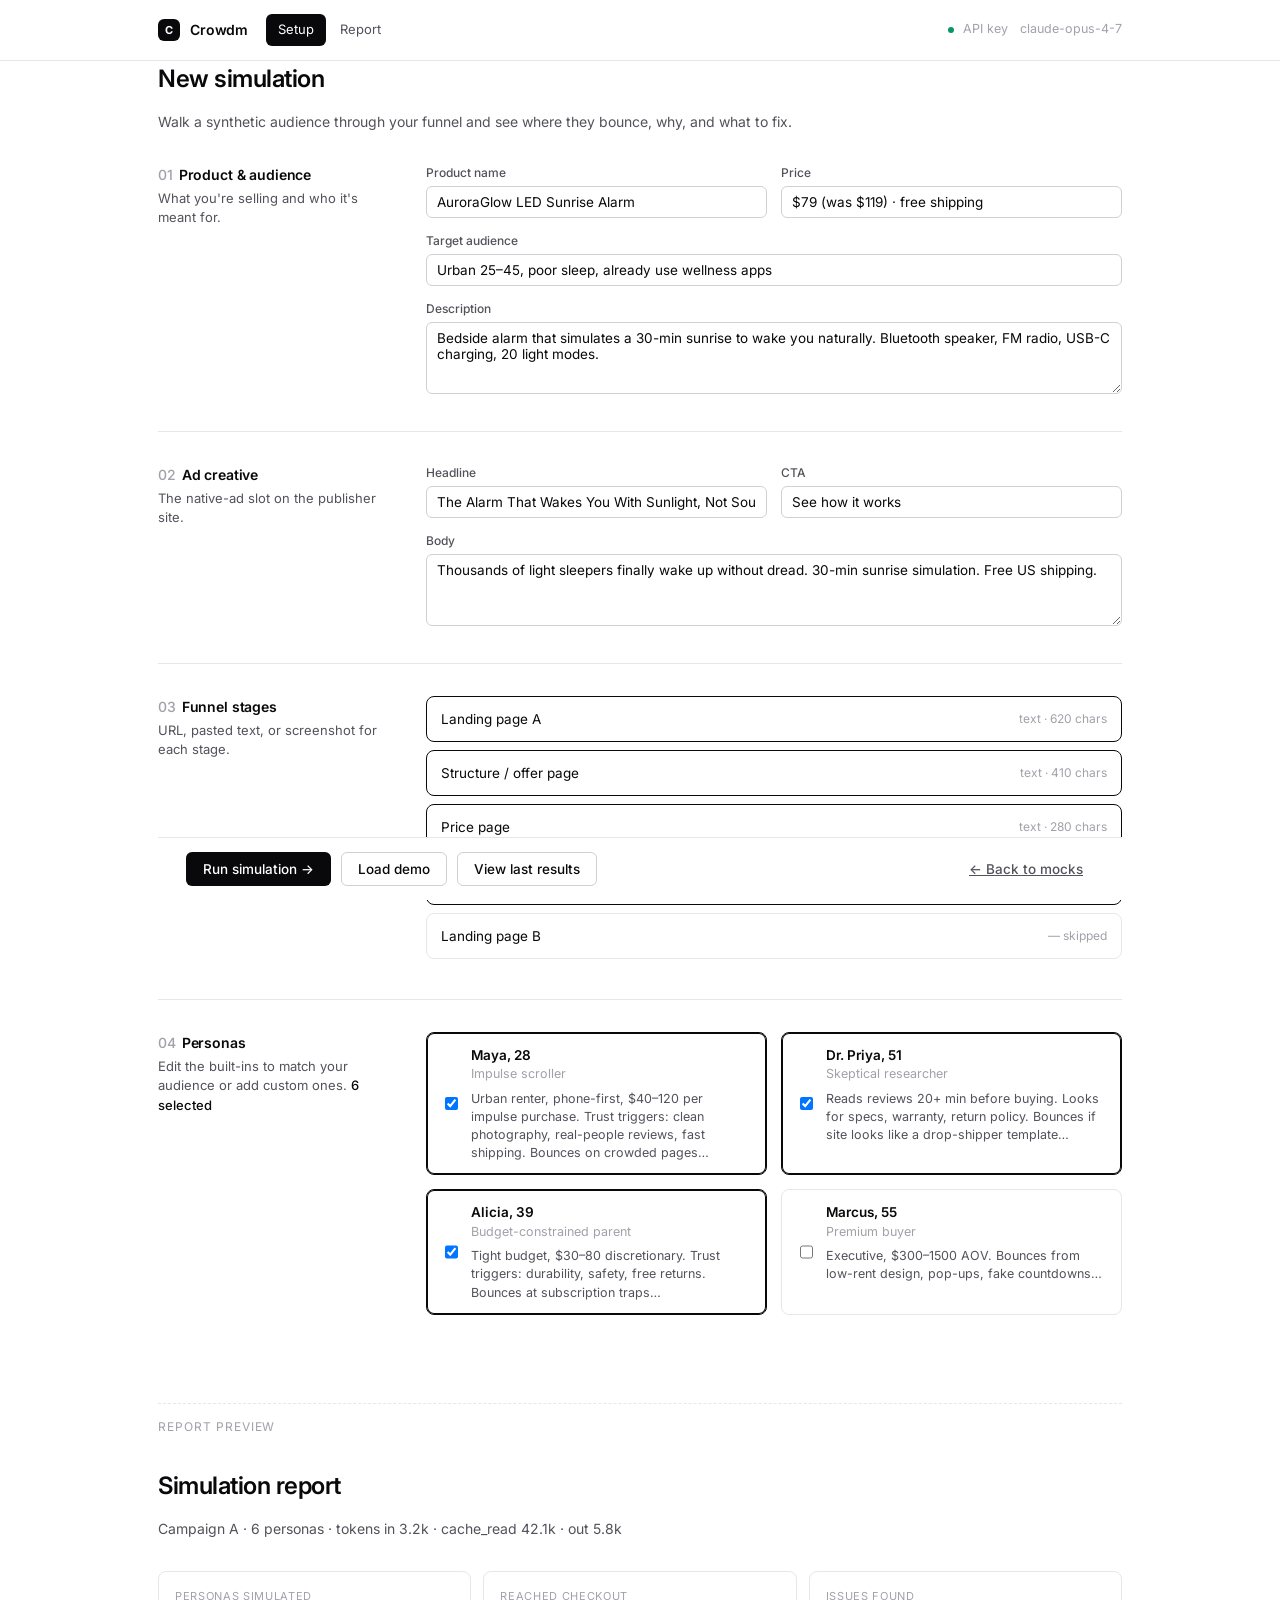
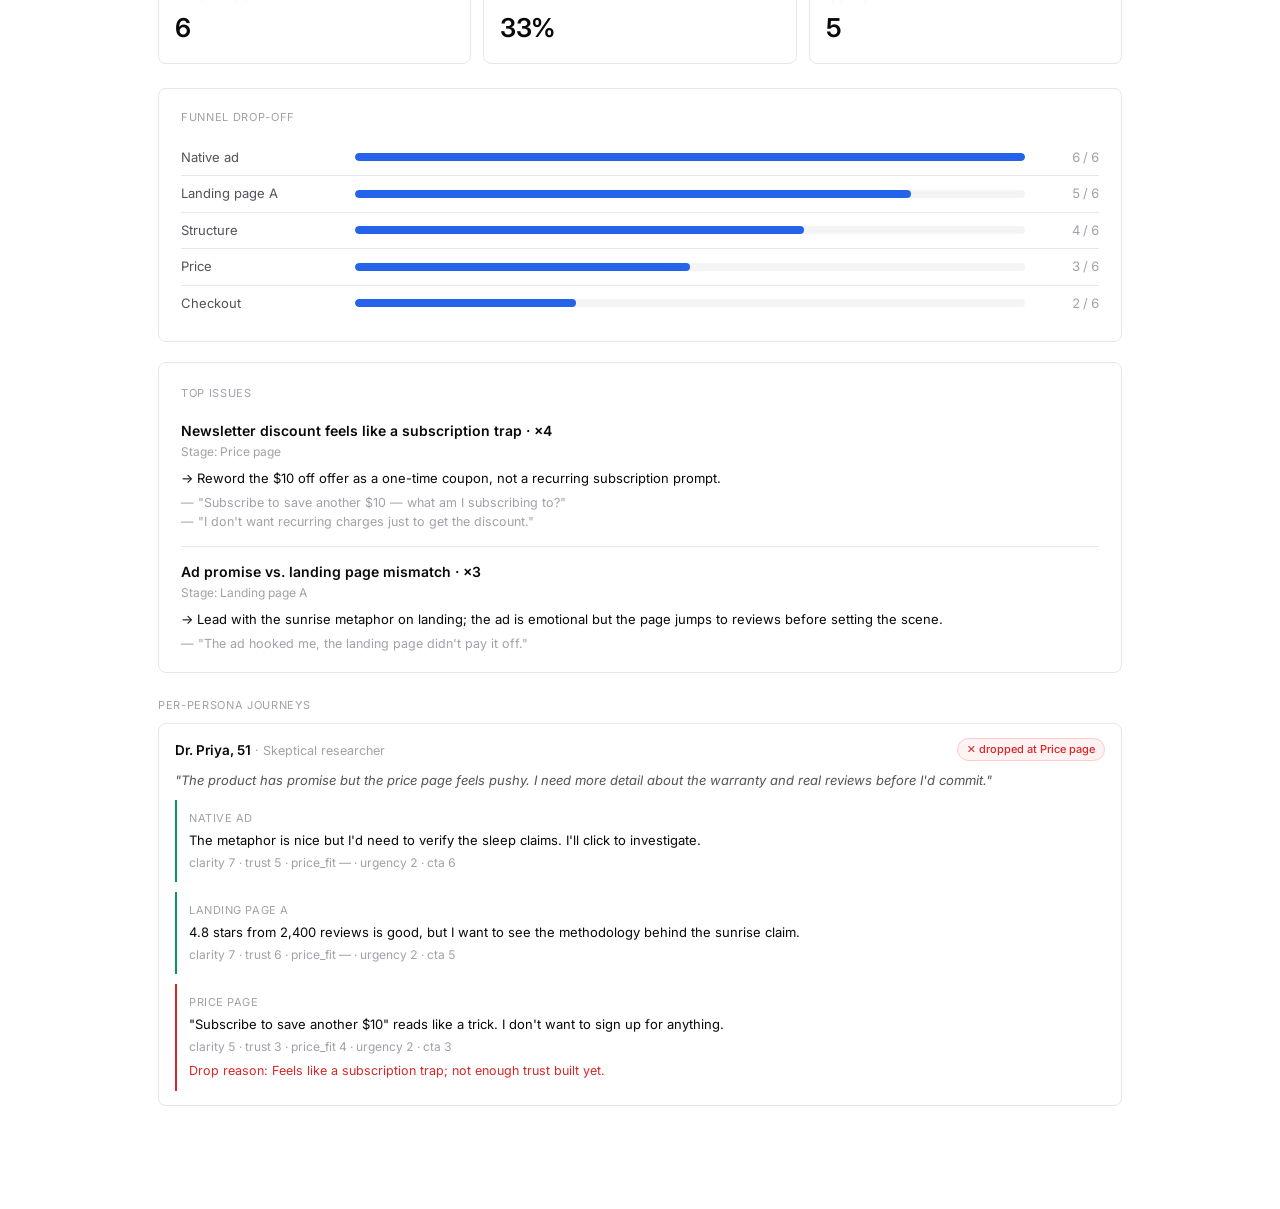
<file: frontend/mocks/direction-a.html>
<!DOCTYPE html>
<html lang="en">
<head>
<meta charset="UTF-8" />
<meta name="viewport" content="width=device-width, initial-scale=1" />
<title>Direction A · Minimal mono</title>
<link rel="preconnect" href="https://fonts.googleapis.com" />
<link rel="preconnect" href="https://fonts.gstatic.com" crossorigin />
<link href="https://fonts.googleapis.com/css2?family=Inter:wght@400;500;600;700&display=swap" rel="stylesheet" />
<style>
  :root {
    --bg: #ffffff;
    --surface: #ffffff;
    --surface-soft: #fafafa;
    --border: #e7e7ea;
    --border-strong: #d0d0d5;
    --text: #09090b;
    --text-soft: #52525b;
    --text-mute: #a1a1aa;
    --accent: #2563eb;
    --accent-soft: #eff6ff;
    --danger: #dc2626;
    --success: #059669;
  }
  * { box-sizing: border-box; }
  body {
    font-family: "Inter", ui-sans-serif, system-ui, -apple-system, sans-serif;
    background: var(--bg);
    color: var(--text);
    margin: 0;
    -webkit-font-smoothing: antialiased;
    font-size: 14px;
    line-height: 1.5;
  }
  a { color: inherit; }
  .topbar {
    border-bottom: 1px solid var(--border);
    padding: 14px 0;
    background: var(--bg);
    position: sticky;
    top: 0;
    z-index: 10;
  }
  .container { max-width: 1020px; margin: 0 auto; padding: 0 28px; }
  .topbar-inner { display: flex; align-items: center; gap: 18px; }
  .brand { display: flex; align-items: center; gap: 10px; font-weight: 600; letter-spacing: -0.01em; }
  .brand .mark {
    width: 22px; height: 22px; border-radius: 6px;
    background: var(--text);
    display: inline-flex; align-items: center; justify-content: center;
    color: white; font-size: 11px; font-weight: 700;
  }
  .tabs { display: flex; gap: 2px; }
  .tab { padding: 6px 12px; font-size: 13px; color: var(--text-soft); border-radius: 6px; cursor: pointer; }
  .tab.active { background: var(--text); color: white; }
  .status { margin-left: auto; display: flex; gap: 12px; align-items: center; font-size: 12.5px; color: var(--text-mute); }
  .status .dot { width: 6px; height: 6px; border-radius: 999px; background: var(--success); display: inline-block; margin-right: 5px; }
  main { padding: 40px 0 120px; }
  h1 { font-size: 24px; font-weight: 600; letter-spacing: -0.02em; margin: 0 0 4px; }
  .lede { color: var(--text-soft); font-size: 14px; margin-bottom: 32px; }
  .section { border-top: 1px solid var(--border); padding: 32px 0; display: grid; grid-template-columns: 220px 1fr; gap: 48px; }
  .section:first-of-type { border-top: none; padding-top: 0; }
  .section-title { font-size: 14px; font-weight: 600; letter-spacing: -0.01em; }
  .section-title .num { color: var(--text-mute); font-weight: 500; margin-right: 6px; }
  .section-help { color: var(--text-soft); font-size: 13px; margin-top: 4px; max-width: 220px; }
  .grid-2 { display: grid; grid-template-columns: 1fr 1fr; gap: 14px; }
  .label { font-size: 12px; color: var(--text-soft); font-weight: 500; display: block; margin-bottom: 4px; }
  .input {
    width: 100%;
    border: 1px solid var(--border-strong);
    border-radius: 6px;
    padding: 7px 10px;
    font-size: 13.5px;
    font-family: inherit;
    background: white;
    color: var(--text);
  }
  .input:focus { outline: none; border-color: var(--accent); box-shadow: 0 0 0 3px var(--accent-soft); }
  textarea.input { resize: vertical; min-height: 72px; }
  .stage {
    border: 1px solid var(--border);
    border-radius: 8px;
    padding: 12px 14px;
    margin-bottom: 8px;
    display: flex;
    justify-content: space-between;
    align-items: center;
    font-size: 13.5px;
  }
  .stage.on { border-color: var(--text); }
  .stage-meta { color: var(--text-mute); font-size: 12px; }
  .persona {
    border: 1px solid var(--border);
    border-radius: 8px;
    padding: 12px 14px;
    display: flex;
    gap: 10px;
  }
  .persona.selected { border-color: var(--text); box-shadow: inset 0 0 0 1px var(--text); }
  .persona-name { font-weight: 600; font-size: 13.5px; }
  .persona-arch { color: var(--text-mute); font-size: 12.5px; }
  .persona-sheet { color: var(--text-soft); font-size: 12.5px; margin-top: 6px; line-height: 1.45; }
  .actions {
    position: sticky; bottom: 0;
    background: white;
    border-top: 1px solid var(--border);
    padding: 14px 0;
    margin-top: 40px;
    z-index: 5;
  }
  .btn {
    font-family: inherit;
    border: 1px solid transparent;
    padding: 8px 16px;
    border-radius: 6px;
    font-size: 13.5px;
    font-weight: 500;
    cursor: pointer;
  }
  .btn-primary { background: var(--text); color: white; }
  .btn-primary:hover { background: #27272a; }
  .btn-secondary { background: white; border-color: var(--border-strong); color: var(--text); }
  .btn-secondary:hover { background: var(--surface-soft); }
  .btn-ghost { background: transparent; color: var(--text-soft); padding: 6px 10px; }
  .btn-ghost:hover { color: var(--text); }
  /* report */
  .report-head { margin-bottom: 20px; }
  .metrics { display: grid; grid-template-columns: repeat(3, 1fr); gap: 12px; margin-bottom: 24px; }
  .metric { border: 1px solid var(--border); border-radius: 8px; padding: 16px; }
  .metric-label { font-size: 11px; letter-spacing: 0.06em; color: var(--text-mute); text-transform: uppercase; }
  .metric-value { font-size: 26px; font-weight: 600; letter-spacing: -0.02em; margin-top: 4px; }
  .funnel-row { display: flex; align-items: center; gap: 14px; padding: 8px 0; border-bottom: 1px solid var(--border); font-size: 13px; }
  .funnel-row:last-child { border-bottom: none; }
  .funnel-label { width: 160px; color: var(--text-soft); }
  .funnel-bar { flex: 1; height: 8px; background: #f4f4f5; border-radius: 999px; overflow: hidden; }
  .funnel-bar-fill { height: 100%; background: var(--accent); border-radius: 999px; }
  .funnel-n { width: 60px; text-align: right; color: var(--text-mute); font-variant-numeric: tabular-nums; }
  .issue { padding: 14px 0; border-bottom: 1px solid var(--border); }
  .issue:last-child { border-bottom: none; }
  .issue-title { font-weight: 600; font-size: 14px; }
  .issue-meta { color: var(--text-mute); font-size: 12px; margin-top: 2px; }
  .issue-recom { font-size: 13px; margin-top: 8px; }
  .issue-quotes { list-style: none; padding: 0; margin: 6px 0 0; color: var(--text-mute); font-size: 12.5px; }
  .issue-quotes li::before { content: '— '; }
  .pj { border: 1px solid var(--border); border-radius: 8px; padding: 14px 16px; margin-top: 10px; }
  .pj-head { display: flex; justify-content: space-between; align-items: center; gap: 12px; }
  .pj-name { font-weight: 600; font-size: 13.5px; }
  .pj-tag {
    font-size: 11px; padding: 2px 9px; border-radius: 999px;
    font-weight: 500;
  }
  .pj-tag-ok { background: #ecfdf5; color: var(--success); border: 1px solid #d1fae5; }
  .pj-tag-bad { background: #fef2f2; color: var(--danger); border: 1px solid #fecaca; }
  .pj-summary { font-style: italic; color: var(--text-soft); font-size: 13px; margin-top: 10px; }
  .stage-r { padding: 10px 0 10px 12px; border-left: 2px solid var(--success); margin-top: 10px; }
  .stage-r.dropped { border-left-color: var(--danger); }
  .stage-r-label { font-size: 11px; letter-spacing: 0.05em; color: var(--text-mute); text-transform: uppercase; }
  .stage-r-text { margin-top: 4px; font-size: 13px; }
  .stage-r-scores { color: var(--text-mute); font-size: 12px; margin-top: 4px; font-variant-numeric: tabular-nums; }
  .divider { border-top: 1px dashed var(--border); margin: 56px 0 32px; padding-top: 14px; color: var(--text-mute); font-size: 12px; letter-spacing: 0.08em; text-transform: uppercase; }
  .hide-on-setup { display: none; }
</style>
</head>
<body>

  <header class="topbar">
    <div class="container topbar-inner">
      <div class="brand">
        <span class="mark">C</span>
        <span>Crowdm</span>
      </div>
      <div class="tabs">
        <div class="tab active">Setup</div>
        <div class="tab">Report</div>
      </div>
      <div class="status">
        <span><span class="dot"></span> API key</span>
        <span>claude-opus-4-7</span>
      </div>
    </div>
  </header>

  <main class="container">

    <h1>New simulation</h1>
    <p class="lede">Walk a synthetic audience through your funnel and see where they bounce, why, and what to fix.</p>

    <!-- Section 1 -->
    <section class="section">
      <div>
        <div class="section-title"><span class="num">01</span>Product &amp; audience</div>
        <div class="section-help">What you're selling and who it's meant for.</div>
      </div>
      <div>
        <div class="grid-2">
          <div>
            <label class="label">Product name</label>
            <input class="input" value="AuroraGlow LED Sunrise Alarm" />
          </div>
          <div>
            <label class="label">Price</label>
            <input class="input" value="$79 (was $119) · free shipping" />
          </div>
          <div style="grid-column: 1 / -1;">
            <label class="label">Target audience</label>
            <input class="input" value="Urban 25–45, poor sleep, already use wellness apps" />
          </div>
          <div style="grid-column: 1 / -1;">
            <label class="label">Description</label>
            <textarea class="input">Bedside alarm that simulates a 30-min sunrise to wake you naturally. Bluetooth speaker, FM radio, USB-C charging, 20 light modes.</textarea>
          </div>
        </div>
      </div>
    </section>

    <!-- Section 2 -->
    <section class="section">
      <div>
        <div class="section-title"><span class="num">02</span>Ad creative</div>
        <div class="section-help">The native-ad slot on the publisher site.</div>
      </div>
      <div>
        <div class="grid-2">
          <div>
            <label class="label">Headline</label>
            <input class="input" value="The Alarm That Wakes You With Sunlight, Not Sound" />
          </div>
          <div>
            <label class="label">CTA</label>
            <input class="input" value="See how it works" />
          </div>
          <div style="grid-column: 1 / -1;">
            <label class="label">Body</label>
            <textarea class="input">Thousands of light sleepers finally wake up without dread. 30-min sunrise simulation. Free US shipping.</textarea>
          </div>
        </div>
      </div>
    </section>

    <!-- Section 3 -->
    <section class="section">
      <div>
        <div class="section-title"><span class="num">03</span>Funnel stages</div>
        <div class="section-help">URL, pasted text, or screenshot for each stage.</div>
      </div>
      <div>
        <div class="stage on"><span>Landing page A</span><span class="stage-meta">text · 620 chars</span></div>
        <div class="stage on"><span>Structure / offer page</span><span class="stage-meta">text · 410 chars</span></div>
        <div class="stage on"><span>Price page</span><span class="stage-meta">text · 280 chars</span></div>
        <div class="stage on"><span>Checkout</span><span class="stage-meta">text · 195 chars</span></div>
        <div class="stage"><span>Landing page B</span><span class="stage-meta">— skipped</span></div>
      </div>
    </section>

    <!-- Section 4 -->
    <section class="section">
      <div>
        <div class="section-title"><span class="num">04</span>Personas</div>
        <div class="section-help">Edit the built-ins to match your audience or add custom ones. <span style="color:var(--text); font-weight: 500;">6 selected</span></div>
      </div>
      <div>
        <div class="grid-2">
          <div class="persona selected">
            <input type="checkbox" checked />
            <div>
              <div class="persona-name">Maya, 28</div>
              <div class="persona-arch">Impulse scroller</div>
              <div class="persona-sheet">Urban renter, phone-first, $40–120 per impulse purchase. Trust triggers: clean photography, real-people reviews, fast shipping. Bounces on crowded pages…</div>
            </div>
          </div>
          <div class="persona selected">
            <input type="checkbox" checked />
            <div>
              <div class="persona-name">Dr. Priya, 51</div>
              <div class="persona-arch">Skeptical researcher</div>
              <div class="persona-sheet">Reads reviews 20+ min before buying. Looks for specs, warranty, return policy. Bounces if site looks like a drop-shipper template…</div>
            </div>
          </div>
          <div class="persona selected">
            <input type="checkbox" checked />
            <div>
              <div class="persona-name">Alicia, 39</div>
              <div class="persona-arch">Budget-constrained parent</div>
              <div class="persona-sheet">Tight budget, $30–80 discretionary. Trust triggers: durability, safety, free returns. Bounces at subscription traps…</div>
            </div>
          </div>
          <div class="persona">
            <input type="checkbox" />
            <div>
              <div class="persona-name">Marcus, 55</div>
              <div class="persona-arch">Premium buyer</div>
              <div class="persona-sheet">Executive, $300–1500 AOV. Bounces from low-rent design, pop-ups, fake countdowns…</div>
            </div>
          </div>
        </div>
      </div>
    </section>

    <div class="divider">Report preview</div>

    <!-- Report -->
    <section>
      <div class="report-head">
        <h1>Simulation report</h1>
        <p class="lede">Campaign A · 6 personas · tokens in 3.2k · cache_read 42.1k · out 5.8k</p>
      </div>

      <div class="metrics">
        <div class="metric"><div class="metric-label">Personas simulated</div><div class="metric-value">6</div></div>
        <div class="metric"><div class="metric-label">Reached checkout</div><div class="metric-value">33%</div></div>
        <div class="metric"><div class="metric-label">Issues found</div><div class="metric-value">5</div></div>
      </div>

      <div style="border:1px solid var(--border); border-radius: 8px; padding: 20px 22px; margin-bottom: 20px;">
        <div style="font-size: 11px; letter-spacing: 0.06em; color: var(--text-mute); text-transform: uppercase; margin-bottom: 14px;">Funnel drop-off</div>
        <div class="funnel-row"><div class="funnel-label">Native ad</div><div class="funnel-bar"><div class="funnel-bar-fill" style="width: 100%;"></div></div><div class="funnel-n">6 / 6</div></div>
        <div class="funnel-row"><div class="funnel-label">Landing page A</div><div class="funnel-bar"><div class="funnel-bar-fill" style="width: 83%;"></div></div><div class="funnel-n">5 / 6</div></div>
        <div class="funnel-row"><div class="funnel-label">Structure</div><div class="funnel-bar"><div class="funnel-bar-fill" style="width: 67%;"></div></div><div class="funnel-n">4 / 6</div></div>
        <div class="funnel-row"><div class="funnel-label">Price</div><div class="funnel-bar"><div class="funnel-bar-fill" style="width: 50%;"></div></div><div class="funnel-n">3 / 6</div></div>
        <div class="funnel-row"><div class="funnel-label">Checkout</div><div class="funnel-bar"><div class="funnel-bar-fill" style="width: 33%;"></div></div><div class="funnel-n">2 / 6</div></div>
      </div>

      <div style="border:1px solid var(--border); border-radius: 8px; padding: 4px 22px;">
        <div style="font-size: 11px; letter-spacing: 0.06em; color: var(--text-mute); text-transform: uppercase; margin: 18px 0 4px;">Top issues</div>
        <div class="issue">
          <div class="issue-title">Newsletter discount feels like a subscription trap · ×4</div>
          <div class="issue-meta">Stage: Price page</div>
          <div class="issue-recom">→ Reword the $10 off offer as a one-time coupon, not a recurring subscription prompt.</div>
          <ul class="issue-quotes">
            <li>"Subscribe to save another $10 — what am I subscribing to?"</li>
            <li>"I don't want recurring charges just to get the discount."</li>
          </ul>
        </div>
        <div class="issue">
          <div class="issue-title">Ad promise vs. landing page mismatch · ×3</div>
          <div class="issue-meta">Stage: Landing page A</div>
          <div class="issue-recom">→ Lead with the sunrise metaphor on landing; the ad is emotional but the page jumps to reviews before setting the scene.</div>
          <ul class="issue-quotes">
            <li>"The ad hooked me, the landing page didn't pay it off."</li>
          </ul>
        </div>
      </div>

      <div style="margin-top: 24px; font-size: 11px; letter-spacing: 0.06em; color: var(--text-mute); text-transform: uppercase;">Per-persona journeys</div>

      <div class="pj">
        <div class="pj-head">
          <div>
            <span class="pj-name">Dr. Priya, 51</span>
            <span style="color: var(--text-mute); font-size: 12.5px;"> · Skeptical researcher</span>
          </div>
          <span class="pj-tag pj-tag-bad">✕ dropped at Price page</span>
        </div>
        <div class="pj-summary">"The product has promise but the price page feels pushy. I need more detail about the warranty and real reviews before I'd commit."</div>
        <div class="stage-r">
          <div class="stage-r-label">Native ad</div>
          <div class="stage-r-text">The metaphor is nice but I'd need to verify the sleep claims. I'll click to investigate.</div>
          <div class="stage-r-scores">clarity 7 · trust 5 · price_fit — · urgency 2 · cta 6</div>
        </div>
        <div class="stage-r">
          <div class="stage-r-label">Landing page A</div>
          <div class="stage-r-text">4.8 stars from 2,400 reviews is good, but I want to see the methodology behind the sunrise claim.</div>
          <div class="stage-r-scores">clarity 7 · trust 6 · price_fit — · urgency 2 · cta 5</div>
        </div>
        <div class="stage-r dropped">
          <div class="stage-r-label">Price page</div>
          <div class="stage-r-text">"Subscribe to save another $10" reads like a trick. I don't want to sign up for anything.</div>
          <div class="stage-r-scores">clarity 5 · trust 3 · price_fit 4 · urgency 2 · cta 3</div>
          <div style="color: var(--danger); font-size: 12.5px; margin-top: 6px;">Drop reason: Feels like a subscription trap; not enough trust built yet.</div>
        </div>
      </div>
    </section>

    <!-- Sticky action bar -->
    <div class="actions">
      <div class="container" style="display: flex; gap: 10px; align-items: center;">
        <button class="btn btn-primary">Run simulation →</button>
        <button class="btn btn-secondary">Load demo</button>
        <button class="btn btn-secondary">View last results</button>
        <a href="index.html" class="btn btn-ghost" style="margin-left: auto;">← Back to mocks</a>
      </div>
    </div>

  </main>
</body>
</html>
</file>
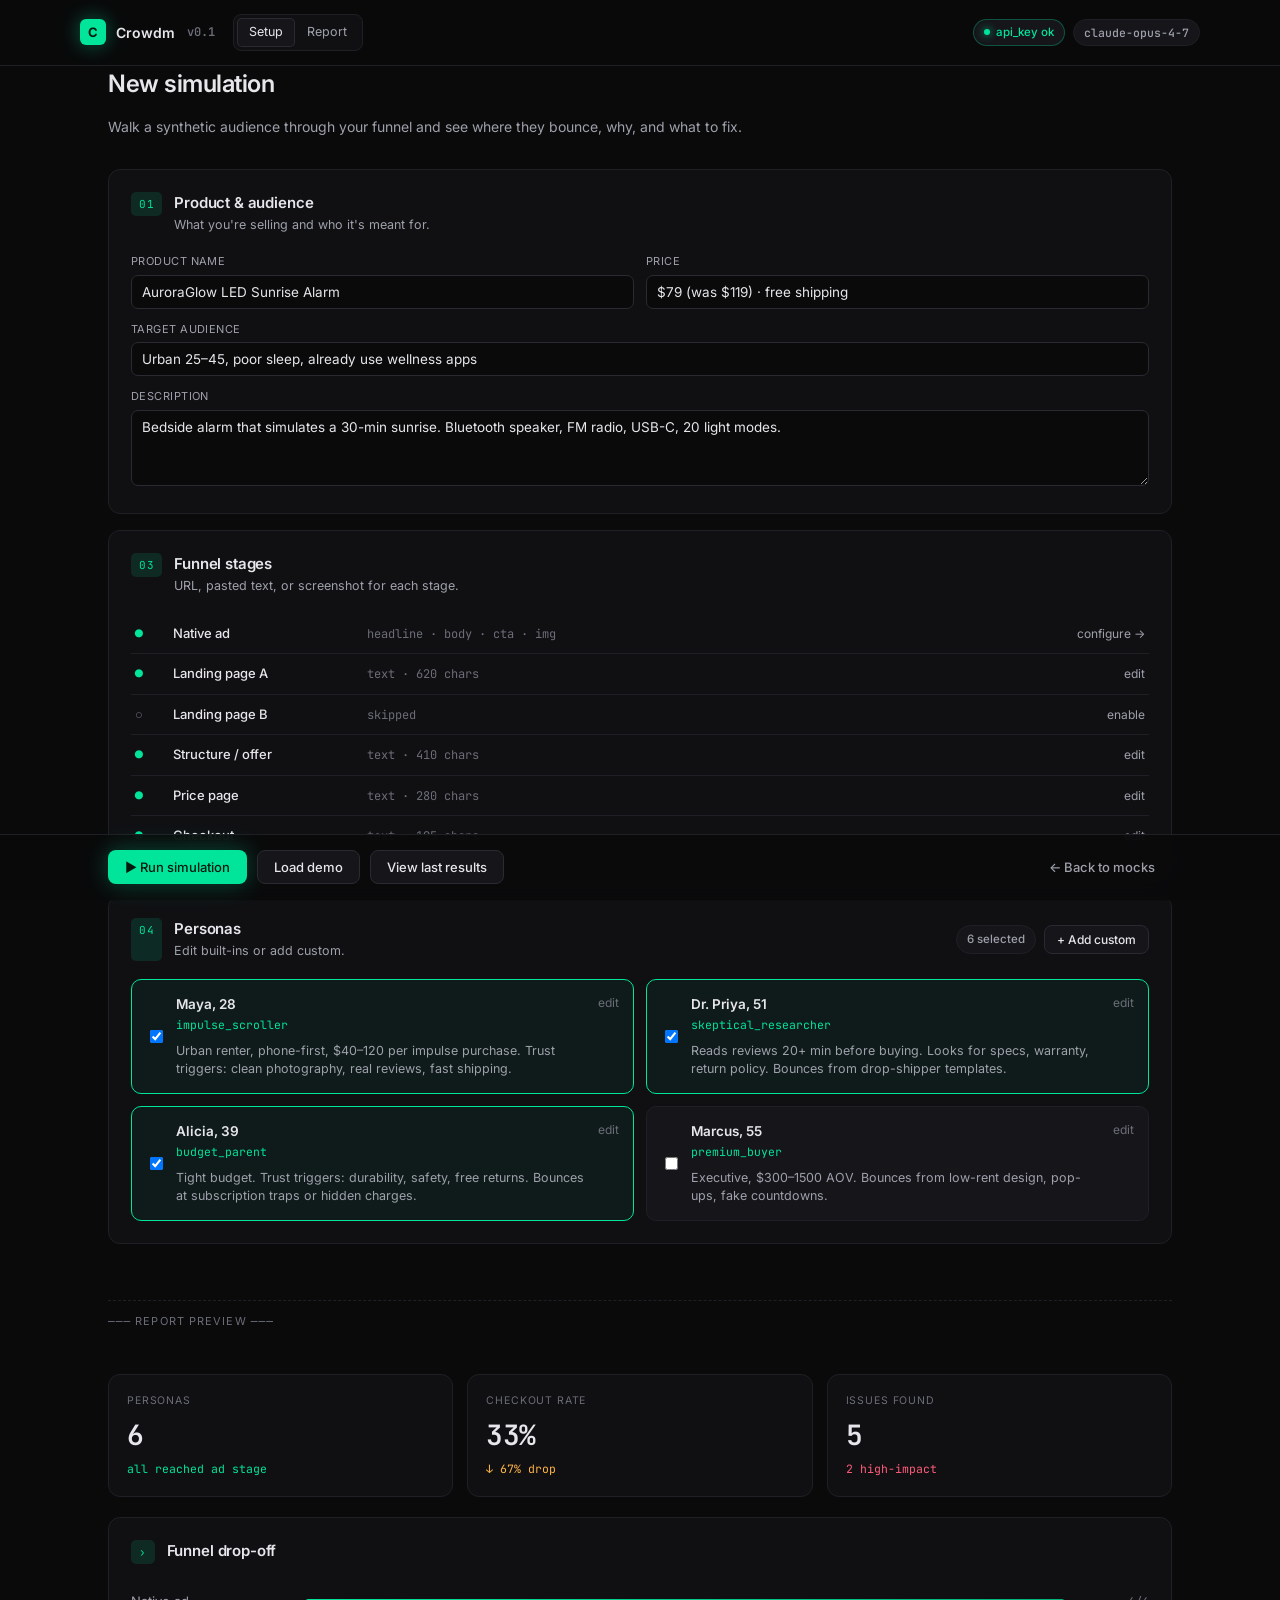
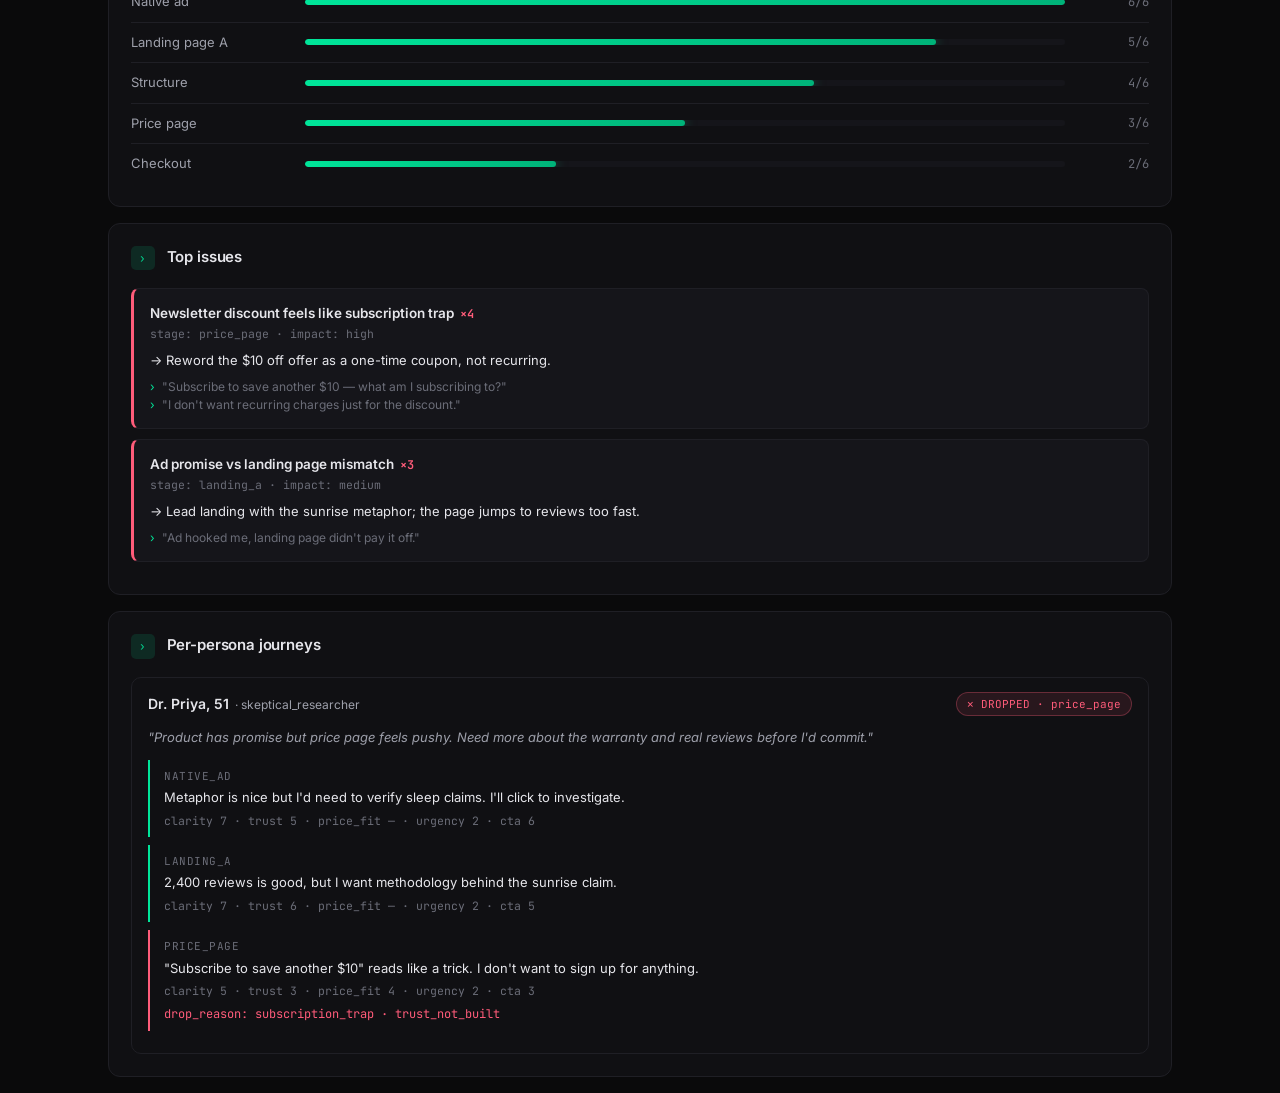
<file: frontend/mocks/direction-b.html>
<!DOCTYPE html>
<html lang="en">
<head>
<meta charset="UTF-8" />
<meta name="viewport" content="width=device-width, initial-scale=1" />
<title>Direction B · Dark tech</title>
<link rel="preconnect" href="https://fonts.googleapis.com" />
<link rel="preconnect" href="https://fonts.gstatic.com" crossorigin />
<link href="https://fonts.googleapis.com/css2?family=Inter:wght@400;500;600;700&family=JetBrains+Mono:wght@400;500&display=swap" rel="stylesheet" />
<style>
  :root {
    --bg: #0a0a0b;
    --surface: #101013;
    --surface-2: #15151a;
    --border: #1f1f25;
    --border-strong: #2a2a32;
    --text: #e6e6eb;
    --text-soft: #9ea0ab;
    --text-mute: #6b6d78;
    --accent: #00e599;
    --accent-soft: rgba(0, 229, 153, 0.12);
    --danger: #ff5c7a;
    --success: #00e599;
    --warn: #ffb445;
  }
  * { box-sizing: border-box; }
  body {
    font-family: "Inter", ui-sans-serif, system-ui, sans-serif;
    background: var(--bg);
    color: var(--text);
    margin: 0;
    -webkit-font-smoothing: antialiased;
    font-size: 14px;
    line-height: 1.5;
    min-height: 100vh;
  }
  .mono { font-family: "JetBrains Mono", ui-monospace, SFMono-Regular, monospace; }
  .topbar {
    border-bottom: 1px solid var(--border);
    background: rgba(10,10,11,0.85);
    backdrop-filter: blur(12px);
    -webkit-backdrop-filter: blur(12px);
    position: sticky; top: 0; z-index: 20;
  }
  .container { max-width: 1120px; margin: 0 auto; padding: 0 28px; }
  .topbar-inner { display: flex; align-items: center; gap: 18px; padding: 14px 0; }
  .brand { display: flex; align-items: center; gap: 10px; font-weight: 600; }
  .brand .mark {
    width: 26px; height: 26px; border-radius: 6px;
    background: var(--accent); color: #001a10;
    display: inline-flex; align-items: center; justify-content: center;
    font-weight: 700; font-size: 13px;
    box-shadow: 0 0 20px rgba(0, 229, 153, 0.4);
  }
  .tabs { display: flex; border: 1px solid var(--border); border-radius: 8px; padding: 3px; background: var(--surface); }
  .tab { padding: 5px 12px; font-size: 12.5px; color: var(--text-soft); border-radius: 5px; cursor: pointer; }
  .tab.active { background: var(--surface-2); color: var(--text); box-shadow: inset 0 0 0 1px var(--border-strong); }
  .status { margin-left: auto; display: flex; gap: 8px; font-size: 12px; }
  .pill {
    display: inline-flex; align-items: center; gap: 6px;
    padding: 4px 10px; border-radius: 999px;
    font-size: 11.5px; font-weight: 500;
    background: var(--surface-2); border: 1px solid var(--border);
    color: var(--text-soft);
  }
  .pill .dot { width: 6px; height: 6px; border-radius: 999px; background: var(--accent); box-shadow: 0 0 8px var(--accent); }
  .pill-accent { color: var(--accent); border-color: rgba(0,229,153,0.3); }
  main { padding: 40px 0 140px; }
  h1 { font-size: 24px; font-weight: 600; letter-spacing: -0.02em; margin: 0 0 6px; }
  .lede { color: var(--text-soft); margin-bottom: 32px; }
  .card {
    background: var(--surface);
    border: 1px solid var(--border);
    border-radius: 12px;
    padding: 22px;
    margin-bottom: 16px;
  }
  .section-head { display: flex; gap: 12px; align-items: flex-start; margin-bottom: 18px; }
  .step-num {
    font-family: "JetBrains Mono", monospace;
    font-size: 11px;
    color: var(--accent);
    background: var(--accent-soft);
    padding: 4px 8px;
    border-radius: 5px;
    letter-spacing: 0.05em;
  }
  .section-head h2 { margin: 0; font-size: 15px; font-weight: 600; letter-spacing: -0.01em; }
  .section-head .help { color: var(--text-soft); font-size: 12.5px; margin-top: 2px; }
  .grid-2 { display: grid; grid-template-columns: 1fr 1fr; gap: 12px; }
  .label { display: block; font-size: 11px; color: var(--text-soft); letter-spacing: 0.04em; text-transform: uppercase; margin-bottom: 5px; }
  .input {
    width: 100%;
    background: var(--bg);
    border: 1px solid var(--border-strong);
    border-radius: 7px;
    padding: 8px 10px;
    font-size: 13.5px;
    color: var(--text);
    font-family: inherit;
  }
  .input:focus { outline: none; border-color: var(--accent); box-shadow: 0 0 0 3px var(--accent-soft); }
  textarea.input { resize: vertical; min-height: 76px; }
  .stage-row {
    display: grid;
    grid-template-columns: 24px 180px 1fr 80px;
    gap: 14px; align-items: center;
    padding: 10px 4px;
    border-bottom: 1px solid var(--border);
    font-size: 13px;
  }
  .stage-row:last-child { border-bottom: none; }
  .stage-status { color: var(--accent); font-family: "JetBrains Mono", monospace; }
  .stage-status.off { color: var(--text-mute); }
  .stage-name { font-weight: 500; }
  .stage-meta { color: var(--text-mute); font-family: "JetBrains Mono", monospace; font-size: 12px; }
  .stage-action { color: var(--text-soft); font-size: 12px; text-align: right; cursor: pointer; }
  .persona {
    border: 1px solid var(--border);
    border-radius: 10px;
    padding: 14px;
    background: var(--surface-2);
    display: flex;
    gap: 10px;
  }
  .persona.selected { border-color: var(--accent); background: rgba(0, 229, 153, 0.05); }
  .persona-name { font-weight: 600; font-size: 13.5px; }
  .persona-arch { color: var(--accent); font-size: 11.5px; font-family: "JetBrains Mono", monospace; margin-top: 2px; }
  .persona-sheet { color: var(--text-soft); font-size: 12.5px; margin-top: 8px; line-height: 1.5; }
  .persona-edit { color: var(--text-mute); font-size: 12px; cursor: pointer; align-self: flex-start; }
  .persona-edit:hover { color: var(--accent); }
  .actions {
    position: fixed; bottom: 0; left: 0; right: 0;
    background: rgba(10,10,11,0.92);
    backdrop-filter: blur(12px);
    border-top: 1px solid var(--border);
    padding: 14px 0;
    z-index: 15;
  }
  .btn {
    font-family: inherit;
    padding: 8px 16px;
    border-radius: 8px;
    font-size: 13px;
    font-weight: 500;
    border: 1px solid transparent;
    cursor: pointer;
  }
  .btn-primary {
    background: var(--accent);
    color: #001a10;
    box-shadow: 0 0 24px rgba(0, 229, 153, 0.3);
  }
  .btn-primary:hover { filter: brightness(1.08); }
  .btn-secondary { background: var(--surface-2); color: var(--text); border-color: var(--border-strong); }
  .btn-secondary:hover { background: var(--border); }
  .btn-ghost { background: transparent; color: var(--text-soft); }
  .btn-ghost:hover { color: var(--text); }
  /* report */
  .divider { margin: 56px 0 32px; padding: 12px 0; border-top: 1px dashed var(--border); color: var(--text-mute); font-size: 11px; letter-spacing: 0.1em; text-transform: uppercase; }
  .metrics { display: grid; grid-template-columns: repeat(3, 1fr); gap: 14px; margin-bottom: 20px; }
  .metric { background: var(--surface); border: 1px solid var(--border); border-radius: 12px; padding: 18px; }
  .metric-label { font-size: 10.5px; letter-spacing: 0.08em; text-transform: uppercase; color: var(--text-mute); }
  .metric-value { font-size: 28px; font-weight: 600; letter-spacing: -0.02em; margin-top: 6px; font-family: "JetBrains Mono", monospace; }
  .metric-trend { font-size: 11.5px; color: var(--accent); margin-top: 4px; font-family: "JetBrains Mono", monospace; }
  .funnel-row {
    display: grid;
    grid-template-columns: 160px 1fr 70px;
    gap: 14px;
    align-items: center;
    padding: 10px 0;
    border-bottom: 1px solid var(--border);
    font-size: 13px;
  }
  .funnel-row:last-child { border-bottom: none; }
  .funnel-label { color: var(--text-soft); }
  .funnel-bar { height: 6px; background: var(--surface-2); border-radius: 999px; overflow: hidden; }
  .funnel-bar-fill { height: 100%; background: linear-gradient(90deg, var(--accent), #00b379); border-radius: 999px; box-shadow: 0 0 12px rgba(0, 229, 153, 0.5); }
  .funnel-n { text-align: right; font-family: "JetBrains Mono", monospace; font-size: 12px; color: var(--text-mute); }
  .issue {
    background: var(--surface-2);
    border: 1px solid var(--border);
    border-left: 3px solid var(--danger);
    border-radius: 8px;
    padding: 14px 16px;
    margin-bottom: 10px;
  }
  .issue-title { font-weight: 600; font-size: 13.5px; }
  .issue-freq { color: var(--danger); font-family: "JetBrains Mono", monospace; font-size: 12px; margin-left: 6px; }
  .issue-meta { color: var(--text-mute); font-size: 11.5px; font-family: "JetBrains Mono", monospace; margin-top: 2px; }
  .issue-recom { font-size: 13px; margin-top: 8px; color: var(--text); }
  .issue-quotes { list-style: none; padding: 0; margin: 8px 0 0; color: var(--text-mute); font-size: 12px; }
  .issue-quotes li { padding-left: 12px; position: relative; }
  .issue-quotes li::before { content: '›'; position: absolute; left: 0; color: var(--accent); }
  .pj {
    background: var(--surface);
    border: 1px solid var(--border);
    border-radius: 10px;
    padding: 14px 16px;
    margin-top: 10px;
  }
  .pj-head { display: flex; justify-content: space-between; align-items: center; }
  .pj-name { font-weight: 600; font-size: 14px; }
  .pj-arch { color: var(--text-soft); font-size: 12px; margin-left: 6px; }
  .status-chip {
    font-family: "JetBrains Mono", monospace;
    font-size: 11px;
    padding: 3px 10px; border-radius: 999px;
  }
  .status-chip.ok { background: var(--accent-soft); color: var(--accent); border: 1px solid rgba(0,229,153,0.3); }
  .status-chip.bad { background: rgba(255,92,122,0.1); color: var(--danger); border: 1px solid rgba(255,92,122,0.3); }
  .pj-summary { font-style: italic; color: var(--text-soft); font-size: 13px; margin: 12px 0; }
  .stage-r { border-left: 2px solid var(--success); padding: 8px 0 8px 14px; margin: 8px 0; }
  .stage-r.dropped { border-left-color: var(--danger); }
  .stage-r-label { font-family: "JetBrains Mono", monospace; font-size: 11px; color: var(--text-mute); letter-spacing: 0.05em; text-transform: uppercase; }
  .stage-r-text { font-size: 13px; margin-top: 4px; }
  .stage-r-scores { font-family: "JetBrains Mono", monospace; color: var(--text-mute); font-size: 11.5px; margin-top: 4px; }
</style>
</head>
<body>

  <header class="topbar">
    <div class="container topbar-inner">
      <div class="brand">
        <span class="mark">C</span>
        <span>Crowdm</span>
        <span class="mono" style="color: var(--text-mute); font-size: 12px; margin-left: 2px;">v0.1</span>
      </div>
      <div class="tabs">
        <div class="tab active">Setup</div>
        <div class="tab">Report</div>
      </div>
      <div class="status">
        <span class="pill pill-accent"><span class="dot"></span> api_key ok</span>
        <span class="pill mono">claude-opus-4-7</span>
      </div>
    </div>
  </header>

  <main class="container">

    <h1>New simulation</h1>
    <p class="lede">Walk a synthetic audience through your funnel and see where they bounce, why, and what to fix.</p>

    <!-- Section 1 -->
    <div class="card">
      <div class="section-head">
        <span class="step-num">01</span>
        <div>
          <h2>Product &amp; audience</h2>
          <div class="help">What you're selling and who it's meant for.</div>
        </div>
      </div>
      <div class="grid-2">
        <div>
          <label class="label">Product name</label>
          <input class="input" value="AuroraGlow LED Sunrise Alarm" />
        </div>
        <div>
          <label class="label">Price</label>
          <input class="input" value="$79 (was $119) · free shipping" />
        </div>
        <div style="grid-column: 1 / -1;">
          <label class="label">Target audience</label>
          <input class="input" value="Urban 25–45, poor sleep, already use wellness apps" />
        </div>
        <div style="grid-column: 1 / -1;">
          <label class="label">Description</label>
          <textarea class="input">Bedside alarm that simulates a 30-min sunrise. Bluetooth speaker, FM radio, USB-C, 20 light modes.</textarea>
        </div>
      </div>
    </div>

    <!-- Section 3: funnel stages -->
    <div class="card">
      <div class="section-head">
        <span class="step-num">03</span>
        <div>
          <h2>Funnel stages</h2>
          <div class="help">URL, pasted text, or screenshot for each stage.</div>
        </div>
      </div>
      <div class="stage-row"><span class="stage-status">●</span><span class="stage-name">Native ad</span><span class="stage-meta">headline · body · cta · img</span><span class="stage-action">configure →</span></div>
      <div class="stage-row"><span class="stage-status">●</span><span class="stage-name">Landing page A</span><span class="stage-meta">text · 620 chars</span><span class="stage-action">edit</span></div>
      <div class="stage-row"><span class="stage-status off">○</span><span class="stage-name">Landing page B</span><span class="stage-meta">skipped</span><span class="stage-action">enable</span></div>
      <div class="stage-row"><span class="stage-status">●</span><span class="stage-name">Structure / offer</span><span class="stage-meta">text · 410 chars</span><span class="stage-action">edit</span></div>
      <div class="stage-row"><span class="stage-status">●</span><span class="stage-name">Price page</span><span class="stage-meta">text · 280 chars</span><span class="stage-action">edit</span></div>
      <div class="stage-row"><span class="stage-status">●</span><span class="stage-name">Checkout</span><span class="stage-meta">text · 195 chars</span><span class="stage-action">edit</span></div>
    </div>

    <!-- Section 4: personas -->
    <div class="card">
      <div class="section-head" style="justify-content: space-between; align-items: center;">
        <div style="display: flex; gap: 12px;">
          <span class="step-num">04</span>
          <div>
            <h2>Personas</h2>
            <div class="help">Edit built-ins or add custom.</div>
          </div>
        </div>
        <div style="margin-left: auto; display: flex; gap: 8px;">
          <span class="pill">6 selected</span>
          <button class="btn btn-secondary" style="padding: 6px 12px; font-size: 12px;">+ Add custom</button>
        </div>
      </div>
      <div class="grid-2">
        <div class="persona selected">
          <input type="checkbox" checked />
          <div style="flex: 1;">
            <div class="persona-name">Maya, 28</div>
            <div class="persona-arch">impulse_scroller</div>
            <div class="persona-sheet">Urban renter, phone-first, $40–120 per impulse purchase. Trust triggers: clean photography, real reviews, fast shipping.</div>
          </div>
          <span class="persona-edit">edit</span>
        </div>
        <div class="persona selected">
          <input type="checkbox" checked />
          <div style="flex: 1;">
            <div class="persona-name">Dr. Priya, 51</div>
            <div class="persona-arch">skeptical_researcher</div>
            <div class="persona-sheet">Reads reviews 20+ min before buying. Looks for specs, warranty, return policy. Bounces from drop-shipper templates.</div>
          </div>
          <span class="persona-edit">edit</span>
        </div>
        <div class="persona selected">
          <input type="checkbox" checked />
          <div style="flex: 1;">
            <div class="persona-name">Alicia, 39</div>
            <div class="persona-arch">budget_parent</div>
            <div class="persona-sheet">Tight budget. Trust triggers: durability, safety, free returns. Bounces at subscription traps or hidden charges.</div>
          </div>
          <span class="persona-edit">edit</span>
        </div>
        <div class="persona">
          <input type="checkbox" />
          <div style="flex: 1;">
            <div class="persona-name">Marcus, 55</div>
            <div class="persona-arch">premium_buyer</div>
            <div class="persona-sheet">Executive, $300–1500 AOV. Bounces from low-rent design, pop-ups, fake countdowns.</div>
          </div>
          <span class="persona-edit">edit</span>
        </div>
      </div>
    </div>

    <div class="divider">─── Report preview ───</div>

    <div class="metrics">
      <div class="metric">
        <div class="metric-label">Personas</div>
        <div class="metric-value">6</div>
        <div class="metric-trend">all reached ad stage</div>
      </div>
      <div class="metric">
        <div class="metric-label">Checkout rate</div>
        <div class="metric-value">33%</div>
        <div class="metric-trend" style="color: var(--warn);">↓ 67% drop</div>
      </div>
      <div class="metric">
        <div class="metric-label">Issues found</div>
        <div class="metric-value">5</div>
        <div class="metric-trend" style="color: var(--danger);">2 high-impact</div>
      </div>
    </div>

    <div class="card">
      <div class="section-head"><span class="step-num">›</span><div><h2>Funnel drop-off</h2></div></div>
      <div class="funnel-row"><span class="funnel-label">Native ad</span><div class="funnel-bar"><div class="funnel-bar-fill" style="width: 100%;"></div></div><span class="funnel-n">6/6</span></div>
      <div class="funnel-row"><span class="funnel-label">Landing page A</span><div class="funnel-bar"><div class="funnel-bar-fill" style="width: 83%;"></div></div><span class="funnel-n">5/6</span></div>
      <div class="funnel-row"><span class="funnel-label">Structure</span><div class="funnel-bar"><div class="funnel-bar-fill" style="width: 67%;"></div></div><span class="funnel-n">4/6</span></div>
      <div class="funnel-row"><span class="funnel-label">Price page</span><div class="funnel-bar"><div class="funnel-bar-fill" style="width: 50%;"></div></div><span class="funnel-n">3/6</span></div>
      <div class="funnel-row"><span class="funnel-label">Checkout</span><div class="funnel-bar"><div class="funnel-bar-fill" style="width: 33%;"></div></div><span class="funnel-n">2/6</span></div>
    </div>

    <div class="card">
      <div class="section-head"><span class="step-num">›</span><div><h2>Top issues</h2></div></div>
      <div class="issue">
        <div class="issue-title">Newsletter discount feels like subscription trap<span class="issue-freq">×4</span></div>
        <div class="issue-meta">stage: price_page · impact: high</div>
        <div class="issue-recom">→ Reword the $10 off offer as a one-time coupon, not recurring.</div>
        <ul class="issue-quotes">
          <li>"Subscribe to save another $10 — what am I subscribing to?"</li>
          <li>"I don't want recurring charges just for the discount."</li>
        </ul>
      </div>
      <div class="issue">
        <div class="issue-title">Ad promise vs landing page mismatch<span class="issue-freq">×3</span></div>
        <div class="issue-meta">stage: landing_a · impact: medium</div>
        <div class="issue-recom">→ Lead landing with the sunrise metaphor; the page jumps to reviews too fast.</div>
        <ul class="issue-quotes">
          <li>"Ad hooked me, landing page didn't pay it off."</li>
        </ul>
      </div>
    </div>

    <div class="card">
      <div class="section-head"><span class="step-num">›</span><div><h2>Per-persona journeys</h2></div></div>
      <div class="pj">
        <div class="pj-head">
          <div><span class="pj-name">Dr. Priya, 51</span><span class="pj-arch">· skeptical_researcher</span></div>
          <span class="status-chip bad">✕ DROPPED · price_page</span>
        </div>
        <div class="pj-summary">"Product has promise but price page feels pushy. Need more about the warranty and real reviews before I'd commit."</div>
        <div class="stage-r">
          <div class="stage-r-label">native_ad</div>
          <div class="stage-r-text">Metaphor is nice but I'd need to verify sleep claims. I'll click to investigate.</div>
          <div class="stage-r-scores">clarity 7 · trust 5 · price_fit — · urgency 2 · cta 6</div>
        </div>
        <div class="stage-r">
          <div class="stage-r-label">landing_a</div>
          <div class="stage-r-text">2,400 reviews is good, but I want methodology behind the sunrise claim.</div>
          <div class="stage-r-scores">clarity 7 · trust 6 · price_fit — · urgency 2 · cta 5</div>
        </div>
        <div class="stage-r dropped">
          <div class="stage-r-label">price_page</div>
          <div class="stage-r-text">"Subscribe to save another $10" reads like a trick. I don't want to sign up for anything.</div>
          <div class="stage-r-scores">clarity 5 · trust 3 · price_fit 4 · urgency 2 · cta 3</div>
          <div style="color: var(--danger); font-size: 12px; margin-top: 6px; font-family: 'JetBrains Mono', monospace;">drop_reason: subscription_trap · trust_not_built</div>
        </div>
      </div>
    </div>

  </main>

  <div class="actions">
    <div class="container" style="display: flex; gap: 10px; align-items: center;">
      <button class="btn btn-primary">▶ Run simulation</button>
      <button class="btn btn-secondary">Load demo</button>
      <button class="btn btn-secondary">View last results</button>
      <a href="index.html" class="btn btn-ghost" style="margin-left: auto; text-decoration: none;">← Back to mocks</a>
    </div>
  </div>

</body>
</html>
</file>
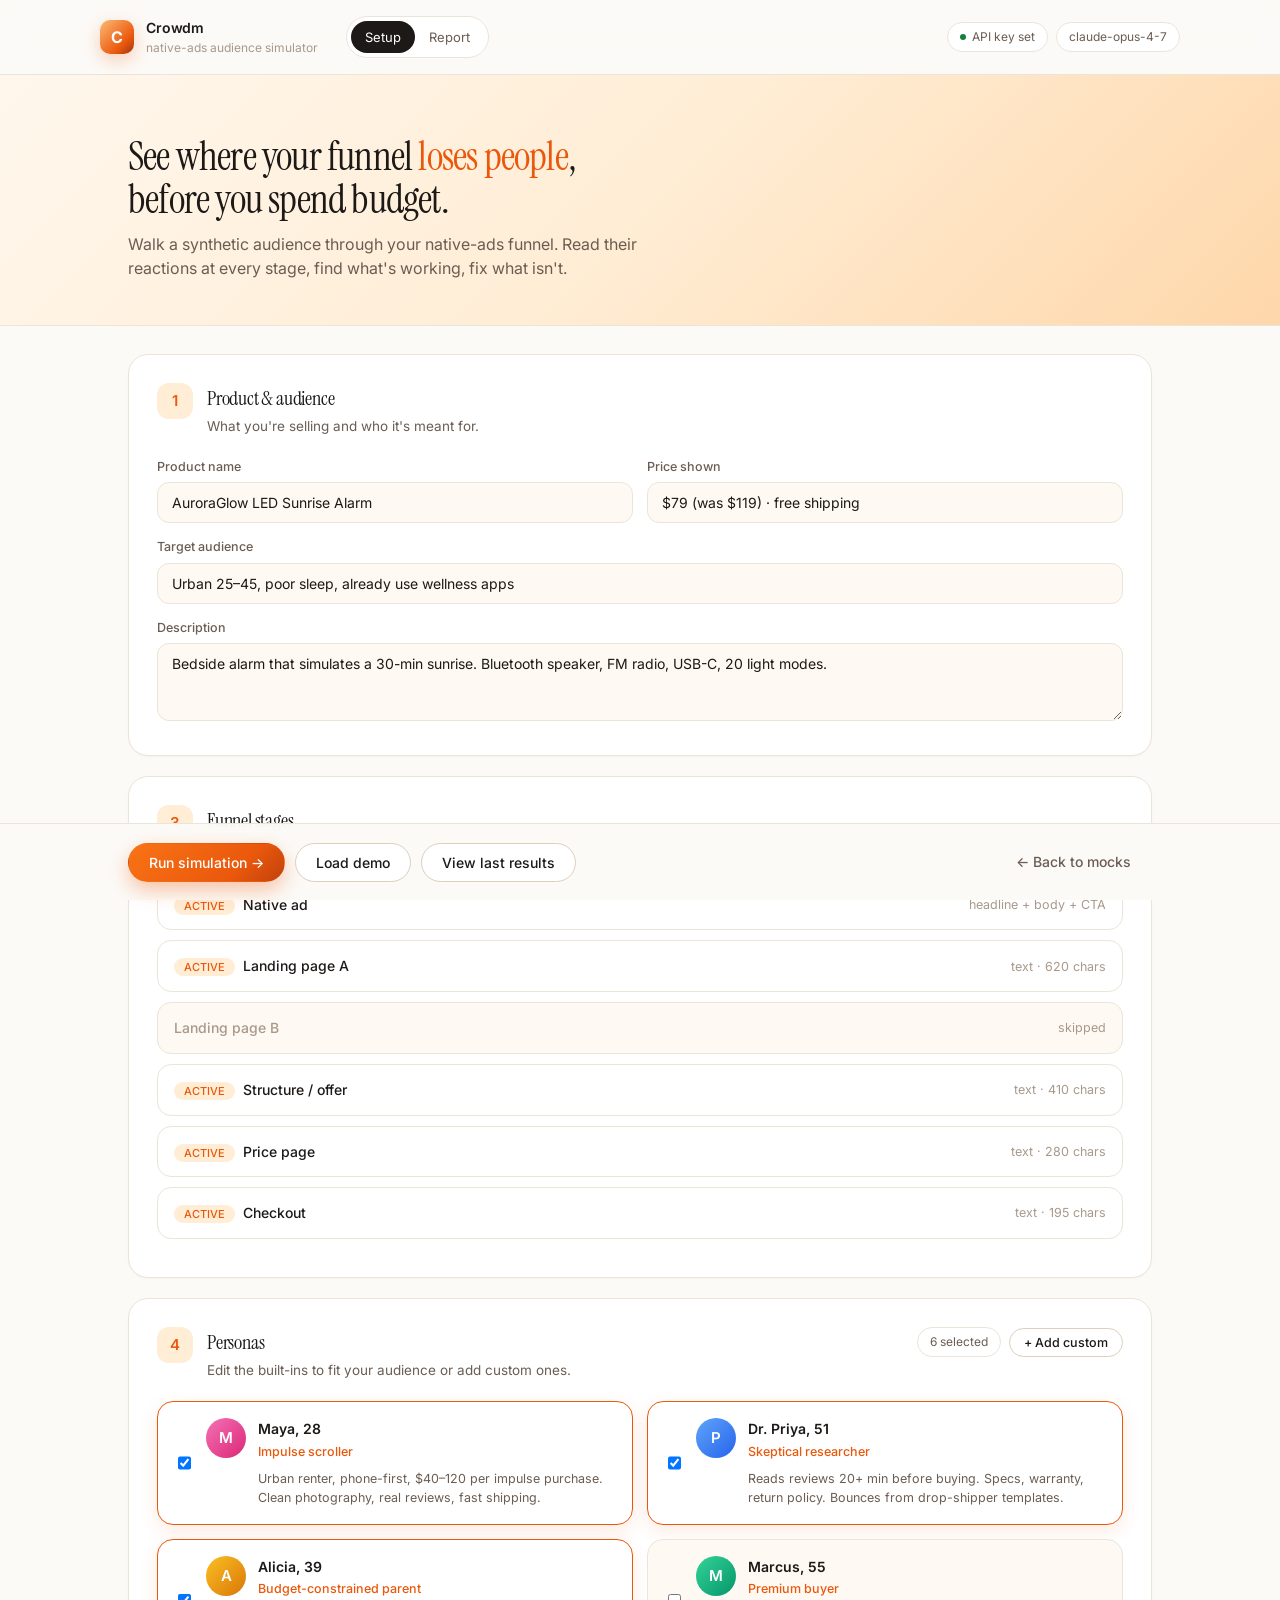
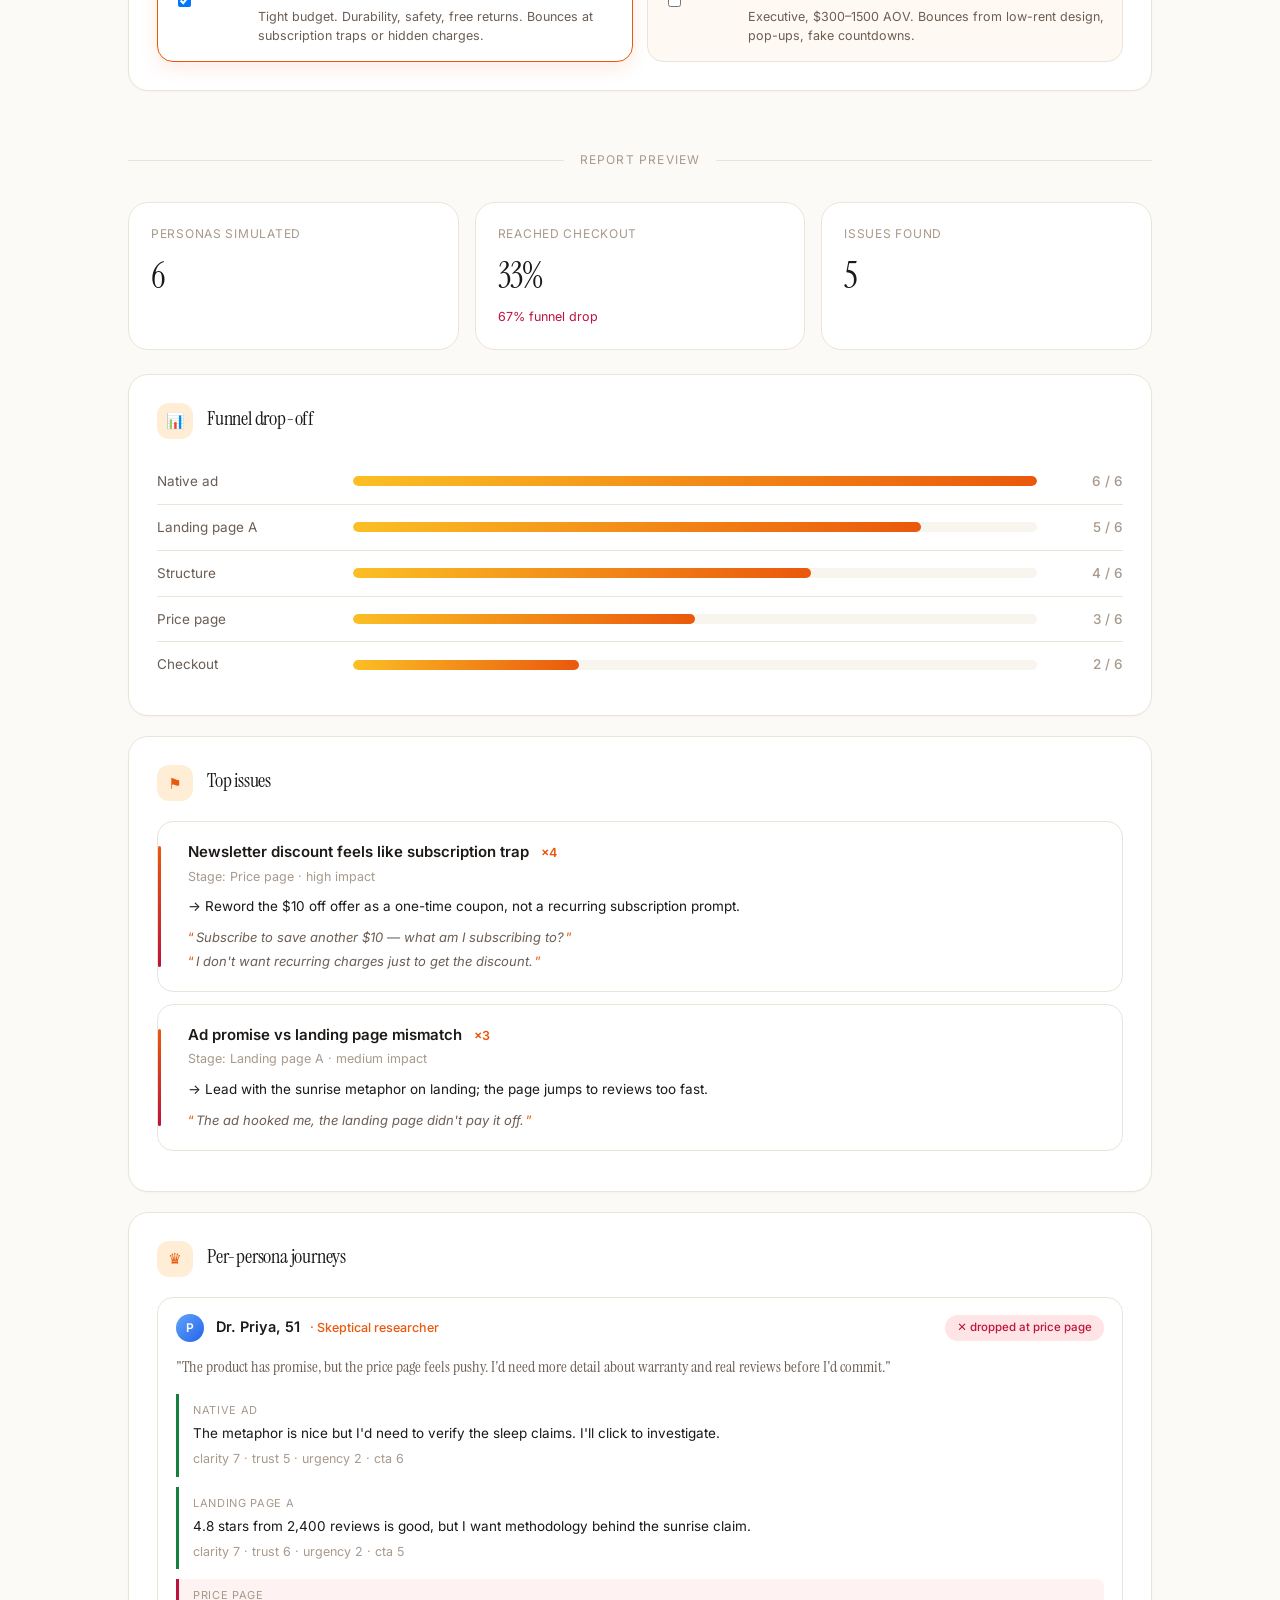
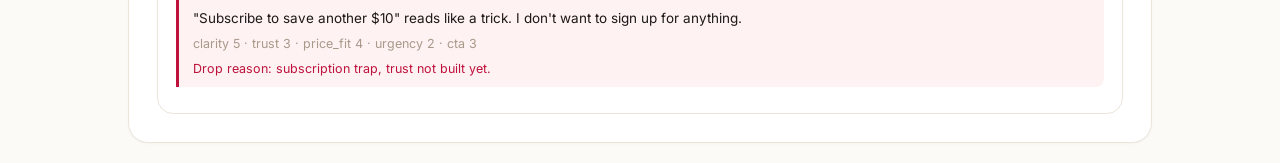
<file: frontend/mocks/direction-c.html>
<!DOCTYPE html>
<html lang="en">
<head>
<meta charset="UTF-8" />
<meta name="viewport" content="width=device-width, initial-scale=1" />
<title>Direction C · Warm modern</title>
<link rel="preconnect" href="https://fonts.googleapis.com" />
<link rel="preconnect" href="https://fonts.gstatic.com" crossorigin />
<link href="https://fonts.googleapis.com/css2?family=Inter:wght@400;500;600;700&family=Instrument+Serif:wght@400&display=swap" rel="stylesheet" />
<style>
  :root {
    --bg: #fcfaf7;
    --bg-soft: #f8f4ee;
    --surface: #ffffff;
    --surface-soft: #fef9f2;
    --border: #ebe4d9;
    --border-strong: #dccfbc;
    --text: #1c1917;
    --text-soft: #6b5d53;
    --text-mute: #a8998b;
    --accent: #ea580c;
    --accent-2: #f59e0b;
    --accent-soft: #ffedd5;
    --danger: #be123c;
    --success: #15803d;
  }
  * { box-sizing: border-box; }
  body {
    font-family: "Inter", ui-sans-serif, system-ui, sans-serif;
    background: var(--bg);
    color: var(--text);
    margin: 0;
    -webkit-font-smoothing: antialiased;
    font-size: 14px;
    line-height: 1.55;
  }
  .serif { font-family: "Instrument Serif", "Iowan Old Style", Georgia, serif; font-weight: 400; letter-spacing: -0.01em; }
  .topbar {
    background: rgba(252, 250, 247, 0.88);
    backdrop-filter: blur(14px);
    -webkit-backdrop-filter: blur(14px);
    border-bottom: 1px solid var(--border);
    position: sticky; top: 0; z-index: 20;
  }
  .container { max-width: 1080px; margin: 0 auto; padding: 0 28px; }
  .topbar-inner { display: flex; align-items: center; gap: 20px; padding: 16px 0; }
  .brand { display: flex; align-items: center; gap: 12px; }
  .brand .mark {
    width: 34px; height: 34px; border-radius: 10px;
    background: linear-gradient(135deg, #fdba74, #ea580c 70%, #9a3412);
    display: inline-flex; align-items: center; justify-content: center;
    color: white; font-weight: 700; font-size: 16px;
    box-shadow: 0 6px 18px rgba(234, 88, 12, 0.28);
  }
  .brand-name { font-weight: 600; letter-spacing: -0.01em; }
  .brand-sub { color: var(--text-mute); font-size: 12px; }
  .tabs { background: var(--surface); border: 1px solid var(--border); border-radius: 999px; padding: 4px; display: flex; margin-left: 8px; }
  .tab { padding: 6px 14px; font-size: 13px; color: var(--text-soft); border-radius: 999px; cursor: pointer; }
  .tab.active { background: var(--text); color: white; }
  .status { margin-left: auto; display: flex; gap: 8px; }
  .pill { display: inline-flex; align-items: center; gap: 6px; padding: 5px 12px; border-radius: 999px; font-size: 12px; background: var(--surface); border: 1px solid var(--border); color: var(--text-soft); }
  .pill .dot { width: 6px; height: 6px; border-radius: 999px; background: var(--success); }
  .hero {
    background: linear-gradient(135deg, #fff7ed 0%, #ffedd5 50%, #fed7aa 100%);
    border-bottom: 1px solid var(--border);
    padding: 60px 0 44px;
    margin-bottom: 28px;
  }
  .hero h1 { font-size: 40px; letter-spacing: -0.02em; line-height: 1.08; margin: 0 0 10px; }
  .hero h1 em { font-style: normal; color: var(--accent); }
  .hero p { color: var(--text-soft); font-size: 16px; max-width: 560px; margin: 0; }
  main { padding: 0 0 140px; }
  .card {
    background: var(--surface);
    border: 1px solid var(--border);
    border-radius: 20px;
    padding: 28px;
    margin-bottom: 20px;
    box-shadow: 0 1px 2px rgba(28, 25, 23, 0.03);
  }
  .section-head { display: flex; align-items: flex-start; gap: 14px; margin-bottom: 20px; }
  .step-num {
    width: 36px; height: 36px; border-radius: 12px;
    background: var(--accent-soft); color: var(--accent);
    font-weight: 600; font-size: 15px;
    display: inline-flex; align-items: center; justify-content: center;
    flex-shrink: 0;
  }
  .section-head h2 { font-size: 20px; letter-spacing: -0.01em; margin: 0; font-family: "Instrument Serif", serif; font-weight: 400; }
  .section-head .help { color: var(--text-soft); font-size: 13.5px; margin-top: 2px; }
  .grid-2 { display: grid; grid-template-columns: 1fr 1fr; gap: 14px; }
  .label { display: block; font-size: 12.5px; color: var(--text-soft); font-weight: 500; margin-bottom: 6px; }
  .input {
    width: 100%;
    background: var(--surface-soft);
    border: 1px solid var(--border);
    border-radius: 12px;
    padding: 11px 14px;
    font-size: 14px;
    font-family: inherit;
    color: var(--text);
  }
  .input:focus { outline: none; border-color: var(--accent); background: white; box-shadow: 0 0 0 4px var(--accent-soft); }
  textarea.input { resize: vertical; min-height: 78px; }
  .stage {
    display: flex; justify-content: space-between; align-items: center;
    padding: 14px 16px;
    border: 1px solid var(--border);
    border-radius: 14px;
    background: var(--surface-soft);
    margin-bottom: 10px;
  }
  .stage.on { background: white; }
  .stage-name { font-weight: 500; }
  .stage-meta { color: var(--text-mute); font-size: 12.5px; }
  .chip { font-size: 11px; padding: 2px 10px; border-radius: 999px; background: var(--accent-soft); color: var(--accent); margin-right: 8px; font-weight: 500; }
  .persona {
    border: 1px solid var(--border);
    border-radius: 16px;
    padding: 16px;
    background: var(--surface-soft);
    display: flex; gap: 12px;
  }
  .persona.selected { background: white; border-color: var(--accent); box-shadow: 0 6px 18px rgba(234, 88, 12, 0.12); }
  .avatar {
    width: 40px; height: 40px; border-radius: 50%;
    display: inline-flex; align-items: center; justify-content: center;
    font-weight: 600; font-size: 15px; color: white;
    flex-shrink: 0;
  }
  .persona-name { font-weight: 600; font-size: 14px; }
  .persona-arch { color: var(--accent); font-size: 12.5px; font-weight: 500; margin-top: 2px; }
  .persona-sheet { color: var(--text-soft); font-size: 12.5px; margin-top: 8px; line-height: 1.55; }
  .actions {
    position: fixed; bottom: 0; left: 0; right: 0;
    background: rgba(252, 250, 247, 0.95);
    backdrop-filter: blur(14px);
    border-top: 1px solid var(--border);
    padding: 16px 0;
    z-index: 15;
  }
  .btn {
    font-family: inherit;
    padding: 10px 20px;
    border-radius: 999px;
    font-size: 14px;
    font-weight: 500;
    border: 1px solid transparent;
    cursor: pointer;
  }
  .btn-primary {
    background: linear-gradient(135deg, #f97316, #ea580c 70%, #c2410c);
    color: white;
    box-shadow: 0 8px 20px rgba(234, 88, 12, 0.35);
  }
  .btn-primary:hover { filter: brightness(1.05); }
  .btn-secondary { background: white; border-color: var(--border-strong); color: var(--text); }
  .btn-secondary:hover { background: var(--surface-soft); }
  .btn-ghost { background: transparent; color: var(--text-soft); }
  /* report */
  .divider { display: flex; align-items: center; gap: 16px; margin: 60px 0 32px; color: var(--text-mute); font-size: 12px; letter-spacing: 0.1em; text-transform: uppercase; }
  .divider::before, .divider::after { content: ''; flex: 1; border-top: 1px solid var(--border); }
  .metrics { display: grid; grid-template-columns: repeat(3, 1fr); gap: 16px; margin-bottom: 24px; }
  .metric { background: var(--surface); border: 1px solid var(--border); border-radius: 20px; padding: 22px; }
  .metric-label { font-size: 12px; color: var(--text-mute); text-transform: uppercase; letter-spacing: 0.06em; }
  .metric-value { font-size: 36px; font-family: "Instrument Serif", serif; font-weight: 400; letter-spacing: -0.02em; margin-top: 4px; }
  .metric-trend { color: var(--success); font-size: 12.5px; margin-top: 4px; }
  .funnel-row { display: grid; grid-template-columns: 180px 1fr 70px; gap: 16px; align-items: center; padding: 12px 0; border-bottom: 1px solid var(--border); font-size: 13.5px; }
  .funnel-row:last-child { border-bottom: none; }
  .funnel-label { color: var(--text-soft); }
  .funnel-bar { height: 10px; background: var(--bg-soft); border-radius: 999px; overflow: hidden; }
  .funnel-bar-fill { height: 100%; background: linear-gradient(90deg, #fbbf24, #ea580c); border-radius: 999px; }
  .funnel-n { text-align: right; color: var(--text-mute); font-weight: 500; }
  .issue {
    border: 1px solid var(--border);
    border-radius: 16px;
    padding: 18px 20px;
    background: white;
    margin-bottom: 12px;
    position: relative;
  }
  .issue::before { content: ''; position: absolute; left: 0; top: 24px; bottom: 24px; width: 3px; background: linear-gradient(180deg, #ea580c, #be123c); border-radius: 999px; }
  .issue-title { font-weight: 600; font-size: 15px; padding-left: 10px; }
  .issue-freq { color: var(--accent); font-size: 12.5px; margin-left: 8px; }
  .issue-meta { color: var(--text-mute); font-size: 12.5px; padding-left: 10px; margin-top: 3px; }
  .issue-recom { font-size: 13.5px; margin-top: 10px; padding-left: 10px; color: var(--text); }
  .issue-quotes { list-style: none; margin: 8px 0 0 10px; padding: 0; color: var(--text-soft); font-size: 13px; font-style: italic; }
  .issue-quotes li { padding: 2px 0; }
  .issue-quotes li::before { content: '“'; margin-right: 2px; color: var(--accent); font-style: normal; }
  .issue-quotes li::after { content: '”'; margin-left: 2px; color: var(--accent); font-style: normal; }
  .pj { background: var(--surface); border: 1px solid var(--border); border-radius: 16px; padding: 16px 18px; margin-top: 10px; }
  .pj-head { display: flex; justify-content: space-between; align-items: center; gap: 12px; }
  .pj-name { font-weight: 600; font-size: 14.5px; }
  .pj-arch { color: var(--accent); font-size: 12.5px; font-weight: 500; margin-left: 6px; }
  .status-chip { font-size: 11.5px; padding: 4px 12px; border-radius: 999px; font-weight: 500; }
  .status-chip.ok { background: #dcfce7; color: var(--success); }
  .status-chip.bad { background: #ffe4e6; color: var(--danger); }
  .pj-summary { font-family: "Instrument Serif", serif; font-size: 16px; color: var(--text-soft); margin: 14px 0 16px; line-height: 1.4; }
  .stage-r { border-left: 3px solid var(--success); padding: 8px 0 8px 14px; margin: 10px 0; border-radius: 0 8px 8px 0; }
  .stage-r.dropped { border-left-color: var(--danger); background: #fef2f2; padding-right: 14px; }
  .stage-r-label { font-size: 11px; color: var(--text-mute); text-transform: uppercase; letter-spacing: 0.06em; }
  .stage-r-text { font-size: 13.5px; margin-top: 4px; }
  .stage-r-scores { color: var(--text-mute); font-size: 12.5px; margin-top: 5px; }
</style>
</head>
<body>

  <header class="topbar">
    <div class="container topbar-inner">
      <div class="brand">
        <span class="mark">C</span>
        <div>
          <div class="brand-name">Crowdm</div>
          <div class="brand-sub">native-ads audience simulator</div>
        </div>
      </div>
      <div class="tabs">
        <div class="tab active">Setup</div>
        <div class="tab">Report</div>
      </div>
      <div class="status">
        <span class="pill"><span class="dot"></span> API key set</span>
        <span class="pill">claude-opus-4-7</span>
      </div>
    </div>
  </header>

  <div class="hero">
    <div class="container">
      <h1 class="serif">See where your funnel <em>loses people</em>,<br/>before you spend budget.</h1>
      <p>Walk a synthetic audience through your native-ads funnel. Read their reactions at every stage, find what's working, fix what isn't.</p>
    </div>
  </div>

  <main class="container">

    <!-- Section 1 -->
    <div class="card">
      <div class="section-head">
        <span class="step-num">1</span>
        <div>
          <h2 class="serif">Product &amp; audience</h2>
          <div class="help">What you're selling and who it's meant for.</div>
        </div>
      </div>
      <div class="grid-2">
        <div>
          <label class="label">Product name</label>
          <input class="input" value="AuroraGlow LED Sunrise Alarm" />
        </div>
        <div>
          <label class="label">Price shown</label>
          <input class="input" value="$79 (was $119) · free shipping" />
        </div>
        <div style="grid-column: 1 / -1;">
          <label class="label">Target audience</label>
          <input class="input" value="Urban 25–45, poor sleep, already use wellness apps" />
        </div>
        <div style="grid-column: 1 / -1;">
          <label class="label">Description</label>
          <textarea class="input">Bedside alarm that simulates a 30-min sunrise. Bluetooth speaker, FM radio, USB-C, 20 light modes.</textarea>
        </div>
      </div>
    </div>

    <!-- Section 3: stages -->
    <div class="card">
      <div class="section-head">
        <span class="step-num">3</span>
        <div>
          <h2 class="serif">Funnel stages</h2>
          <div class="help">URL, pasted text, or screenshot for each stage.</div>
        </div>
      </div>
      <div class="stage on"><div><span class="chip">ACTIVE</span><span class="stage-name">Native ad</span></div><span class="stage-meta">headline + body + CTA</span></div>
      <div class="stage on"><div><span class="chip">ACTIVE</span><span class="stage-name">Landing page A</span></div><span class="stage-meta">text · 620 chars</span></div>
      <div class="stage"><div><span class="stage-name" style="color: var(--text-mute);">Landing page B</span></div><span class="stage-meta">skipped</span></div>
      <div class="stage on"><div><span class="chip">ACTIVE</span><span class="stage-name">Structure / offer</span></div><span class="stage-meta">text · 410 chars</span></div>
      <div class="stage on"><div><span class="chip">ACTIVE</span><span class="stage-name">Price page</span></div><span class="stage-meta">text · 280 chars</span></div>
      <div class="stage on"><div><span class="chip">ACTIVE</span><span class="stage-name">Checkout</span></div><span class="stage-meta">text · 195 chars</span></div>
    </div>

    <!-- Section 4: personas -->
    <div class="card">
      <div class="section-head" style="justify-content: space-between;">
        <div style="display: flex; gap: 14px;">
          <span class="step-num">4</span>
          <div>
            <h2 class="serif">Personas</h2>
            <div class="help">Edit the built-ins to fit your audience or add custom ones.</div>
          </div>
        </div>
        <div style="margin-left: auto; display: flex; gap: 8px; align-items: center;">
          <span class="pill">6 selected</span>
          <button class="btn btn-secondary" style="padding: 6px 14px; font-size: 12.5px;">+ Add custom</button>
        </div>
      </div>
      <div class="grid-2">
        <div class="persona selected">
          <input type="checkbox" checked />
          <span class="avatar" style="background: linear-gradient(135deg, #f472b6, #db2777);">M</span>
          <div style="flex: 1;">
            <div class="persona-name">Maya, 28</div>
            <div class="persona-arch">Impulse scroller</div>
            <div class="persona-sheet">Urban renter, phone-first, $40–120 per impulse purchase. Clean photography, real reviews, fast shipping.</div>
          </div>
        </div>
        <div class="persona selected">
          <input type="checkbox" checked />
          <span class="avatar" style="background: linear-gradient(135deg, #60a5fa, #2563eb);">P</span>
          <div style="flex: 1;">
            <div class="persona-name">Dr. Priya, 51</div>
            <div class="persona-arch">Skeptical researcher</div>
            <div class="persona-sheet">Reads reviews 20+ min before buying. Specs, warranty, return policy. Bounces from drop-shipper templates.</div>
          </div>
        </div>
        <div class="persona selected">
          <input type="checkbox" checked />
          <span class="avatar" style="background: linear-gradient(135deg, #fbbf24, #d97706);">A</span>
          <div style="flex: 1;">
            <div class="persona-name">Alicia, 39</div>
            <div class="persona-arch">Budget-constrained parent</div>
            <div class="persona-sheet">Tight budget. Durability, safety, free returns. Bounces at subscription traps or hidden charges.</div>
          </div>
        </div>
        <div class="persona">
          <input type="checkbox" />
          <span class="avatar" style="background: linear-gradient(135deg, #34d399, #059669);">M</span>
          <div style="flex: 1;">
            <div class="persona-name">Marcus, 55</div>
            <div class="persona-arch">Premium buyer</div>
            <div class="persona-sheet">Executive, $300–1500 AOV. Bounces from low-rent design, pop-ups, fake countdowns.</div>
          </div>
        </div>
      </div>
    </div>

    <div class="divider">Report preview</div>

    <div class="metrics">
      <div class="metric">
        <div class="metric-label">Personas simulated</div>
        <div class="metric-value">6</div>
      </div>
      <div class="metric">
        <div class="metric-label">Reached checkout</div>
        <div class="metric-value">33%</div>
        <div class="metric-trend" style="color: var(--danger);">67% funnel drop</div>
      </div>
      <div class="metric">
        <div class="metric-label">Issues found</div>
        <div class="metric-value">5</div>
      </div>
    </div>

    <div class="card">
      <div class="section-head"><span class="step-num" style="background: var(--accent-soft);">📊</span><div><h2 class="serif">Funnel drop-off</h2></div></div>
      <div class="funnel-row"><span class="funnel-label">Native ad</span><div class="funnel-bar"><div class="funnel-bar-fill" style="width: 100%;"></div></div><span class="funnel-n">6 / 6</span></div>
      <div class="funnel-row"><span class="funnel-label">Landing page A</span><div class="funnel-bar"><div class="funnel-bar-fill" style="width: 83%;"></div></div><span class="funnel-n">5 / 6</span></div>
      <div class="funnel-row"><span class="funnel-label">Structure</span><div class="funnel-bar"><div class="funnel-bar-fill" style="width: 67%;"></div></div><span class="funnel-n">4 / 6</span></div>
      <div class="funnel-row"><span class="funnel-label">Price page</span><div class="funnel-bar"><div class="funnel-bar-fill" style="width: 50%;"></div></div><span class="funnel-n">3 / 6</span></div>
      <div class="funnel-row"><span class="funnel-label">Checkout</span><div class="funnel-bar"><div class="funnel-bar-fill" style="width: 33%;"></div></div><span class="funnel-n">2 / 6</span></div>
    </div>

    <div class="card">
      <div class="section-head"><span class="step-num" style="background: var(--accent-soft);">⚑</span><div><h2 class="serif">Top issues</h2></div></div>
      <div class="issue">
        <div class="issue-title">Newsletter discount feels like subscription trap <span class="issue-freq">×4</span></div>
        <div class="issue-meta">Stage: Price page · high impact</div>
        <div class="issue-recom">→ Reword the $10 off offer as a one-time coupon, not a recurring subscription prompt.</div>
        <ul class="issue-quotes">
          <li>Subscribe to save another $10 — what am I subscribing to?</li>
          <li>I don't want recurring charges just to get the discount.</li>
        </ul>
      </div>
      <div class="issue">
        <div class="issue-title">Ad promise vs landing page mismatch <span class="issue-freq">×3</span></div>
        <div class="issue-meta">Stage: Landing page A · medium impact</div>
        <div class="issue-recom">→ Lead with the sunrise metaphor on landing; the page jumps to reviews too fast.</div>
        <ul class="issue-quotes">
          <li>The ad hooked me, the landing page didn't pay it off.</li>
        </ul>
      </div>
    </div>

    <div class="card">
      <div class="section-head"><span class="step-num" style="background: var(--accent-soft);">♛</span><div><h2 class="serif">Per-persona journeys</h2></div></div>
      <div class="pj">
        <div class="pj-head">
          <div>
            <span class="avatar" style="width: 28px; height: 28px; font-size: 12px; background: linear-gradient(135deg, #60a5fa, #2563eb); vertical-align: middle; margin-right: 8px;">P</span>
            <span class="pj-name">Dr. Priya, 51</span>
            <span class="pj-arch">· Skeptical researcher</span>
          </div>
          <span class="status-chip bad">✕ dropped at price page</span>
        </div>
        <div class="pj-summary">"The product has promise, but the price page feels pushy. I'd need more detail about warranty and real reviews before I'd commit."</div>
        <div class="stage-r">
          <div class="stage-r-label">Native ad</div>
          <div class="stage-r-text">The metaphor is nice but I'd need to verify the sleep claims. I'll click to investigate.</div>
          <div class="stage-r-scores">clarity 7 · trust 5 · urgency 2 · cta 6</div>
        </div>
        <div class="stage-r">
          <div class="stage-r-label">Landing page A</div>
          <div class="stage-r-text">4.8 stars from 2,400 reviews is good, but I want methodology behind the sunrise claim.</div>
          <div class="stage-r-scores">clarity 7 · trust 6 · urgency 2 · cta 5</div>
        </div>
        <div class="stage-r dropped">
          <div class="stage-r-label">Price page</div>
          <div class="stage-r-text">"Subscribe to save another $10" reads like a trick. I don't want to sign up for anything.</div>
          <div class="stage-r-scores">clarity 5 · trust 3 · price_fit 4 · urgency 2 · cta 3</div>
          <div style="color: var(--danger); font-size: 12.5px; margin-top: 6px;">Drop reason: subscription trap, trust not built yet.</div>
        </div>
      </div>
    </div>

  </main>

  <div class="actions">
    <div class="container" style="display: flex; gap: 10px; align-items: center;">
      <button class="btn btn-primary">Run simulation →</button>
      <button class="btn btn-secondary">Load demo</button>
      <button class="btn btn-secondary">View last results</button>
      <a href="index.html" class="btn btn-ghost" style="margin-left: auto; text-decoration: none;">← Back to mocks</a>
    </div>
  </div>

</body>
</html>
</file>
